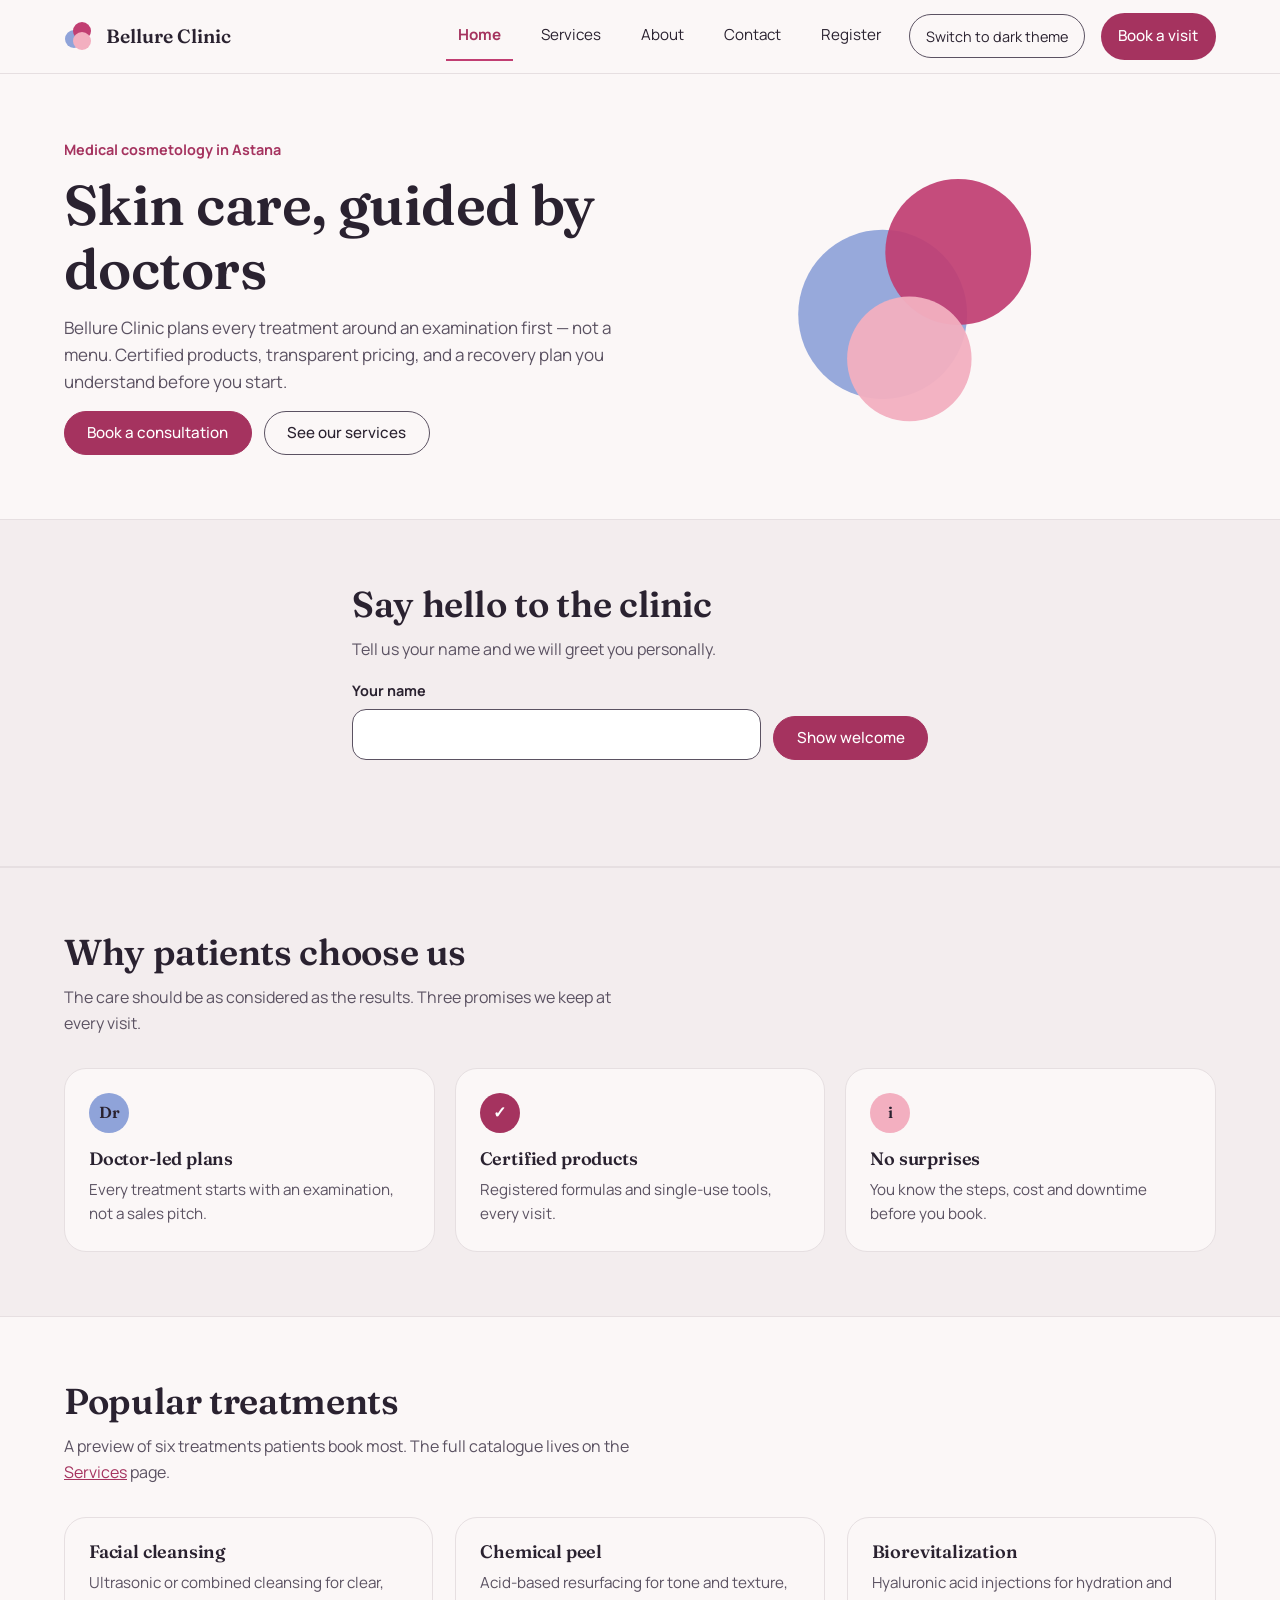
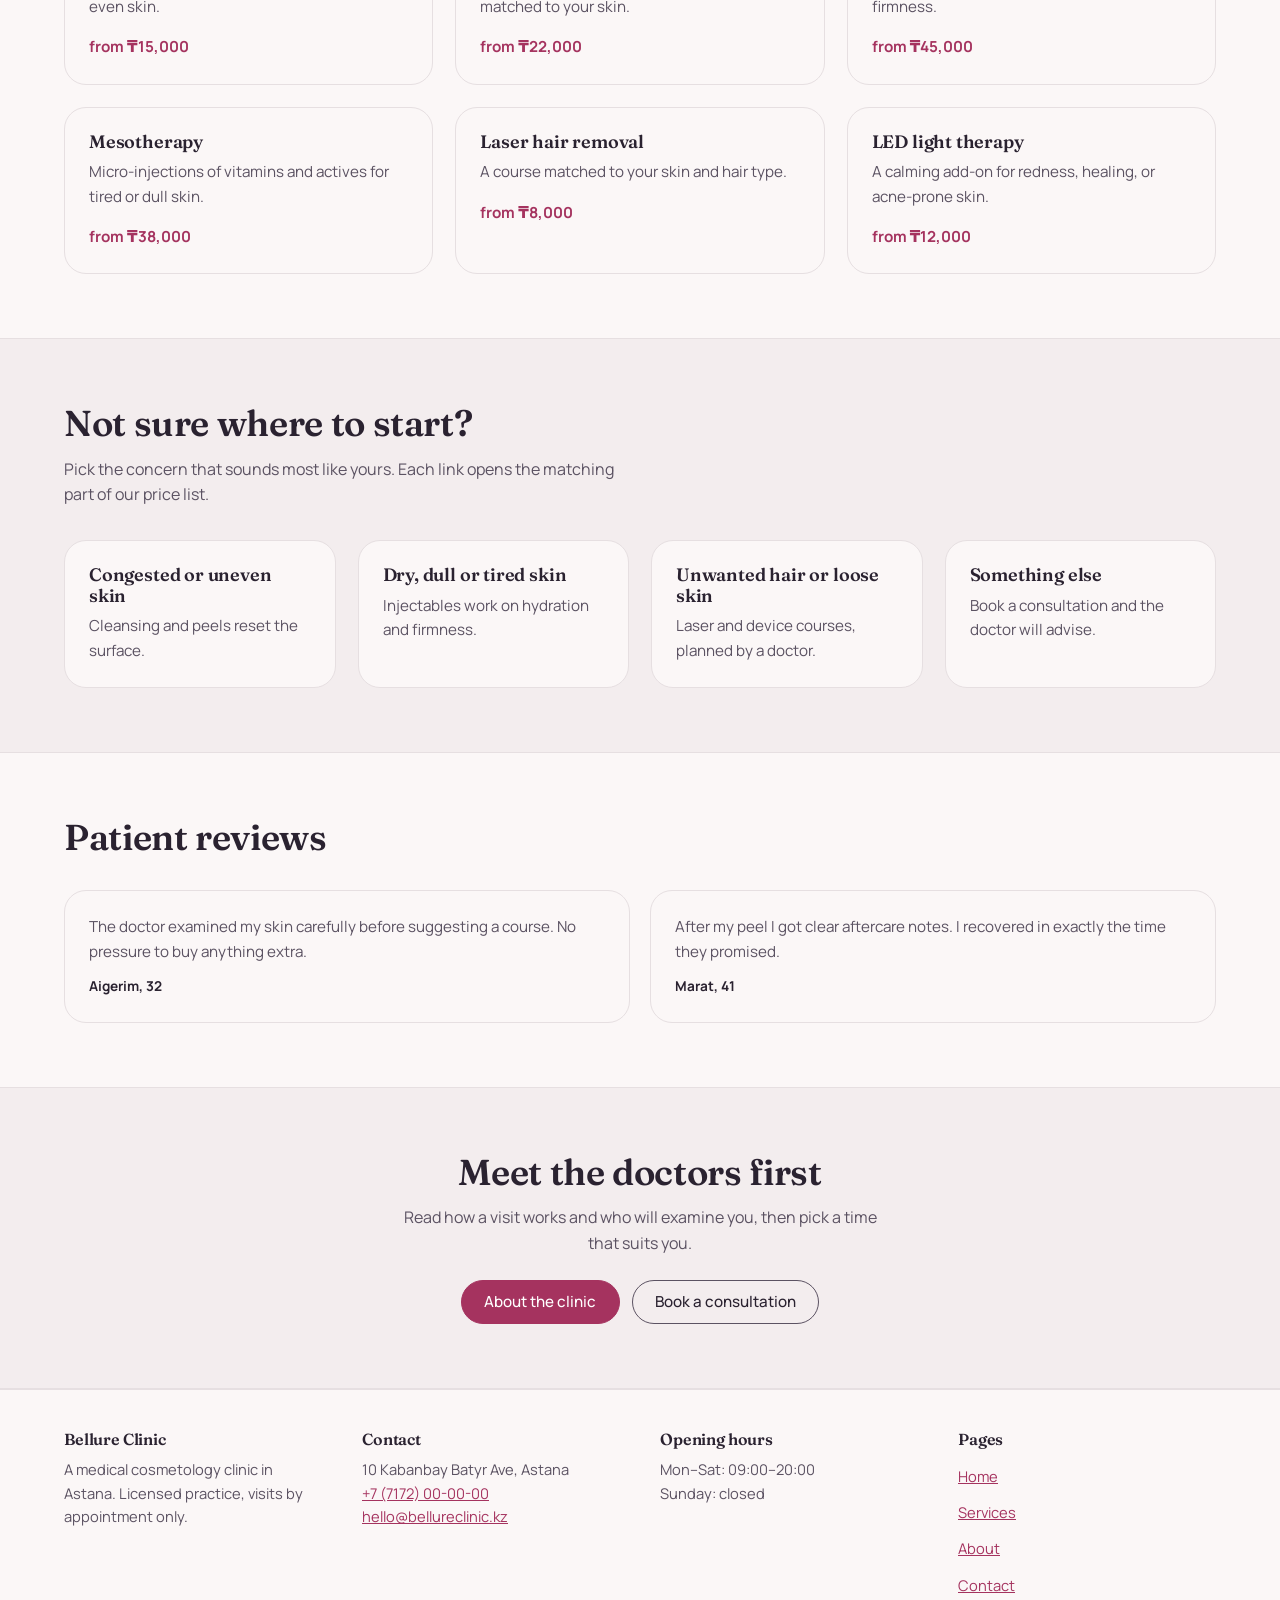
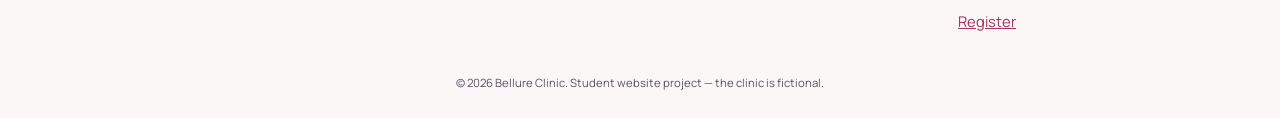
<file: index.html>
<!DOCTYPE html>
<html lang="en">
<head>
  <meta charset="UTF-8">
  <meta name="viewport" content="width=device-width, initial-scale=1.0">
  <meta name="description" content="Bellure Clinic: doctor-led medical cosmetology in Astana with certified products and transparent pricing.">
  <title>Bellure Clinic — Medical Cosmetology in Astana</title>
  <link rel="icon" href="images/logo-mark.svg" type="image/svg+xml">
  <link rel="stylesheet" href="css/style.css">
  <link rel="stylesheet" href="css/responsive.css">
  <link rel="stylesheet" href="css/features.css">
  <script src="vendor/jquery/jquery-3.7.1.min.js" defer></script>
  <script src="js/theme.js" defer></script>
  <script src="js/welcome.js" defer></script>
</head>
<body>
  <a class="skip-link" href="#main-content">Skip to main content</a>

  <header class="site-header">
    <div class="container bar">
      <a class="logo" href="index.html"><img src="images/logo-mark.svg" alt="" width="64" height="56">Bellure Clinic</a>
      <nav class="main-nav" aria-label="Main navigation">
        <ul>
          <li><a href="index.html" aria-current="page">Home</a></li>
          <li><a href="services.html">Services</a></li>
          <li><a href="about.html">About</a></li>
          <li><a href="contact.html">Contact</a></li>
          <li><a href="register.html">Register</a></li>
          <li><button type="button" class="theme-toggle" id="theme-toggle">Switch to dark theme</button></li>
          <li class="nav-cta"><a href="contact.html#booking">Book a visit</a></li>
        </ul>
      </nav>
    </div>
  </header>

  <main id="main-content">

    <section class="section" aria-labelledby="hero-title">
      <div class="container hero-layout">
        <div>
          <span class="eyebrow">Medical cosmetology in Astana</span>
          <h1 id="hero-title">Skin care, guided by doctors</h1>
          <p class="lead">Bellure Clinic plans every treatment around an examination first &mdash; not a menu. Certified products, transparent pricing, and a recovery plan you understand before you start.</p>
          <div class="btn-row">
            <a class="btn" href="contact.html#booking">Book a consultation</a>
            <a class="btn btn-outline" href="services.html">See our services</a>
          </div>
        </div>
        <div class="hero-art">
          <img src="images/hero-illustration.svg" alt="Three overlapping circles in blue, rose and blush: the Bellure Clinic mark" width="360" height="320">
        </div>
      </div>
    </section>
    <section class="section alt" id="welcome" aria-labelledby="welcome-title">
      <div class="container welcome-box">
        <h2 id="welcome-title">Say hello to the clinic</h2>
        <p>Tell us your name and we will greet you personally.</p>
        <form id="welcome-form" action="#" novalidate>
          <div class="inline-form">
            <div class="field">
              <label for="visitor-name">Your name</label>
              <input type="text" id="visitor-name" name="visitor-name" maxlength="40" autocomplete="given-name" aria-describedby="welcome-message">
            </div>
            <button type="submit" class="btn" id="welcome-button">Show welcome</button>
          </div>
        </form>
        <p class="welcome-message" id="welcome-message" role="status" aria-live="polite"></p>
      </div>
    </section>

    <section class="section alt" id="why-us" aria-labelledby="why-title">
      <div class="container">
        <div class="section-head">
          <h2 id="why-title">Why patients choose us</h2>
          <p>The care should be as considered as the results. Three promises we keep at every visit.</p>
        </div>
        <div class="card-row">
          <article class="card">
            <div class="dot dot-blue" aria-hidden="true">Dr</div>
            <h3>Doctor-led plans</h3>
            <p>Every treatment starts with an examination, not a sales pitch.</p>
          </article>
          <article class="card">
            <div class="dot dot-rose" aria-hidden="true">&#10003;</div>
            <h3>Certified products</h3>
            <p>Registered formulas and single-use tools, every visit.</p>
          </article>
          <article class="card">
            <div class="dot dot-blush" aria-hidden="true">i</div>
            <h3>No surprises</h3>
            <p>You know the steps, cost and downtime before you book.</p>
          </article>
        </div>
      </div>
    </section>

    <section class="section" id="popular" aria-labelledby="popular-title">
      <div class="container">
        <div class="section-head">
          <h2 id="popular-title">Popular treatments</h2>
          <p>A preview of six treatments patients book most. The full catalogue lives on the <a href="services.html">Services</a> page.</p>
        </div>
        <div class="grid grid-6">
          <article class="card">
            <h3>Facial cleansing</h3>
            <p>Ultrasonic or combined cleansing for clear, even skin.</p>
            <p class="price">from &#8376;15,000</p>
          </article>
          <article class="card">
            <h3>Chemical peel</h3>
            <p>Acid-based resurfacing for tone and texture, matched to your skin.</p>
            <p class="price">from &#8376;22,000</p>
          </article>
          <article class="card">
            <h3>Biorevitalization</h3>
            <p>Hyaluronic acid injections for hydration and firmness.</p>
            <p class="price">from &#8376;45,000</p>
          </article>
          <article class="card">
            <h3>Mesotherapy</h3>
            <p>Micro-injections of vitamins and actives for tired or dull skin.</p>
            <p class="price">from &#8376;38,000</p>
          </article>
          <article class="card">
            <h3>Laser hair removal</h3>
            <p>A course matched to your skin and hair type.</p>
            <p class="price">from &#8376;8,000</p>
          </article>
          <article class="card">
            <h3>LED light therapy</h3>
            <p>A calming add-on for redness, healing, or acne-prone skin.</p>
            <p class="price">from &#8376;12,000</p>
          </article>
        </div>
      </div>
    </section>

    <section class="section alt" id="concerns" aria-labelledby="concerns-title">
      <div class="container">
        <div class="section-head">
          <h2 id="concerns-title">Not sure where to start?</h2>
          <p>Pick the concern that sounds most like yours. Each link opens the matching part of our price list.</p>
        </div>
        <div class="grid grid-4">
          <article>
            <a class="card card-link" href="services.html#cleansing">
              <h3>Congested or uneven skin</h3>
              <p>Cleansing and peels reset the surface.</p>
            </a>
          </article>
          <article>
            <a class="card card-link" href="services.html#injectables">
              <h3>Dry, dull or tired skin</h3>
              <p>Injectables work on hydration and firmness.</p>
            </a>
          </article>
          <article>
            <a class="card card-link" href="services.html#devices">
              <h3>Unwanted hair or loose skin</h3>
              <p>Laser and device courses, planned by a doctor.</p>
            </a>
          </article>
          <article>
            <a class="card card-link" href="contact.html#booking">
              <h3>Something else</h3>
              <p>Book a consultation and the doctor will advise.</p>
            </a>
          </article>
        </div>
      </div>
    </section>

    <section class="section" id="reviews" aria-labelledby="reviews-title">
      <div class="container">
        <div class="section-head">
          <h2 id="reviews-title">Patient reviews</h2>
        </div>
        <div class="card-row">
          <figure class="card review">
            <blockquote>
              <p>The doctor examined my skin carefully before suggesting a course. No pressure to buy anything extra.</p>
            </blockquote>
            <figcaption>Aigerim, 32</figcaption>
          </figure>
          <figure class="card review">
            <blockquote>
              <p>After my peel I got clear aftercare notes. I recovered in exactly the time they promised.</p>
            </blockquote>
            <figcaption>Marat, 41</figcaption>
          </figure>
        </div>
      </div>
    </section>

    <section class="section alt cta-band" aria-labelledby="cta-title">
      <div class="container">
        <h2 id="cta-title">Meet the doctors first</h2>
        <p>Read how a visit works and who will examine you, then pick a time that suits you.</p>
        <div class="btn-row btn-row-center">
          <a class="btn" href="about.html">About the clinic</a>
          <a class="btn btn-outline" href="contact.html#booking">Book a consultation</a>
        </div>
      </div>
    </section>

  </main>

  <footer class="site-footer">
    <div class="container">
      <div class="footer-cols">
        <section>
          <h2>Bellure Clinic</h2>
          <p>A medical cosmetology clinic in Astana. Licensed practice, visits by appointment only.</p>
        </section>
        <section>
          <h2>Contact</h2>
          <address>10 Kabanbay Batyr Ave, Astana<br><a href="tel:+77172000000">+7 (7172) 00-00-00</a><br><a href="mailto:hello@bellureclinic.kz">hello@bellureclinic.kz</a></address>
        </section>
        <section>
          <h2>Opening hours</h2>
          <p>Mon&ndash;Sat: 09:00&ndash;20:00<br>Sunday: closed</p>
        </section>
        <section>
          <h2>Pages</h2>
          <ul class="footer-links">
            <li><a href="index.html">Home</a></li>
            <li><a href="services.html">Services</a></li>
            <li><a href="about.html">About</a></li>
            <li><a href="contact.html">Contact</a></li>
            <li><a href="register.html">Register</a></li>
          </ul>
        </section>
      </div>
      <p class="copy"><small>&copy; 2026 Bellure Clinic. Student website project &mdash; the clinic is fictional.</small></p>
    </div>
  </footer>
</body>
</html>
</file>
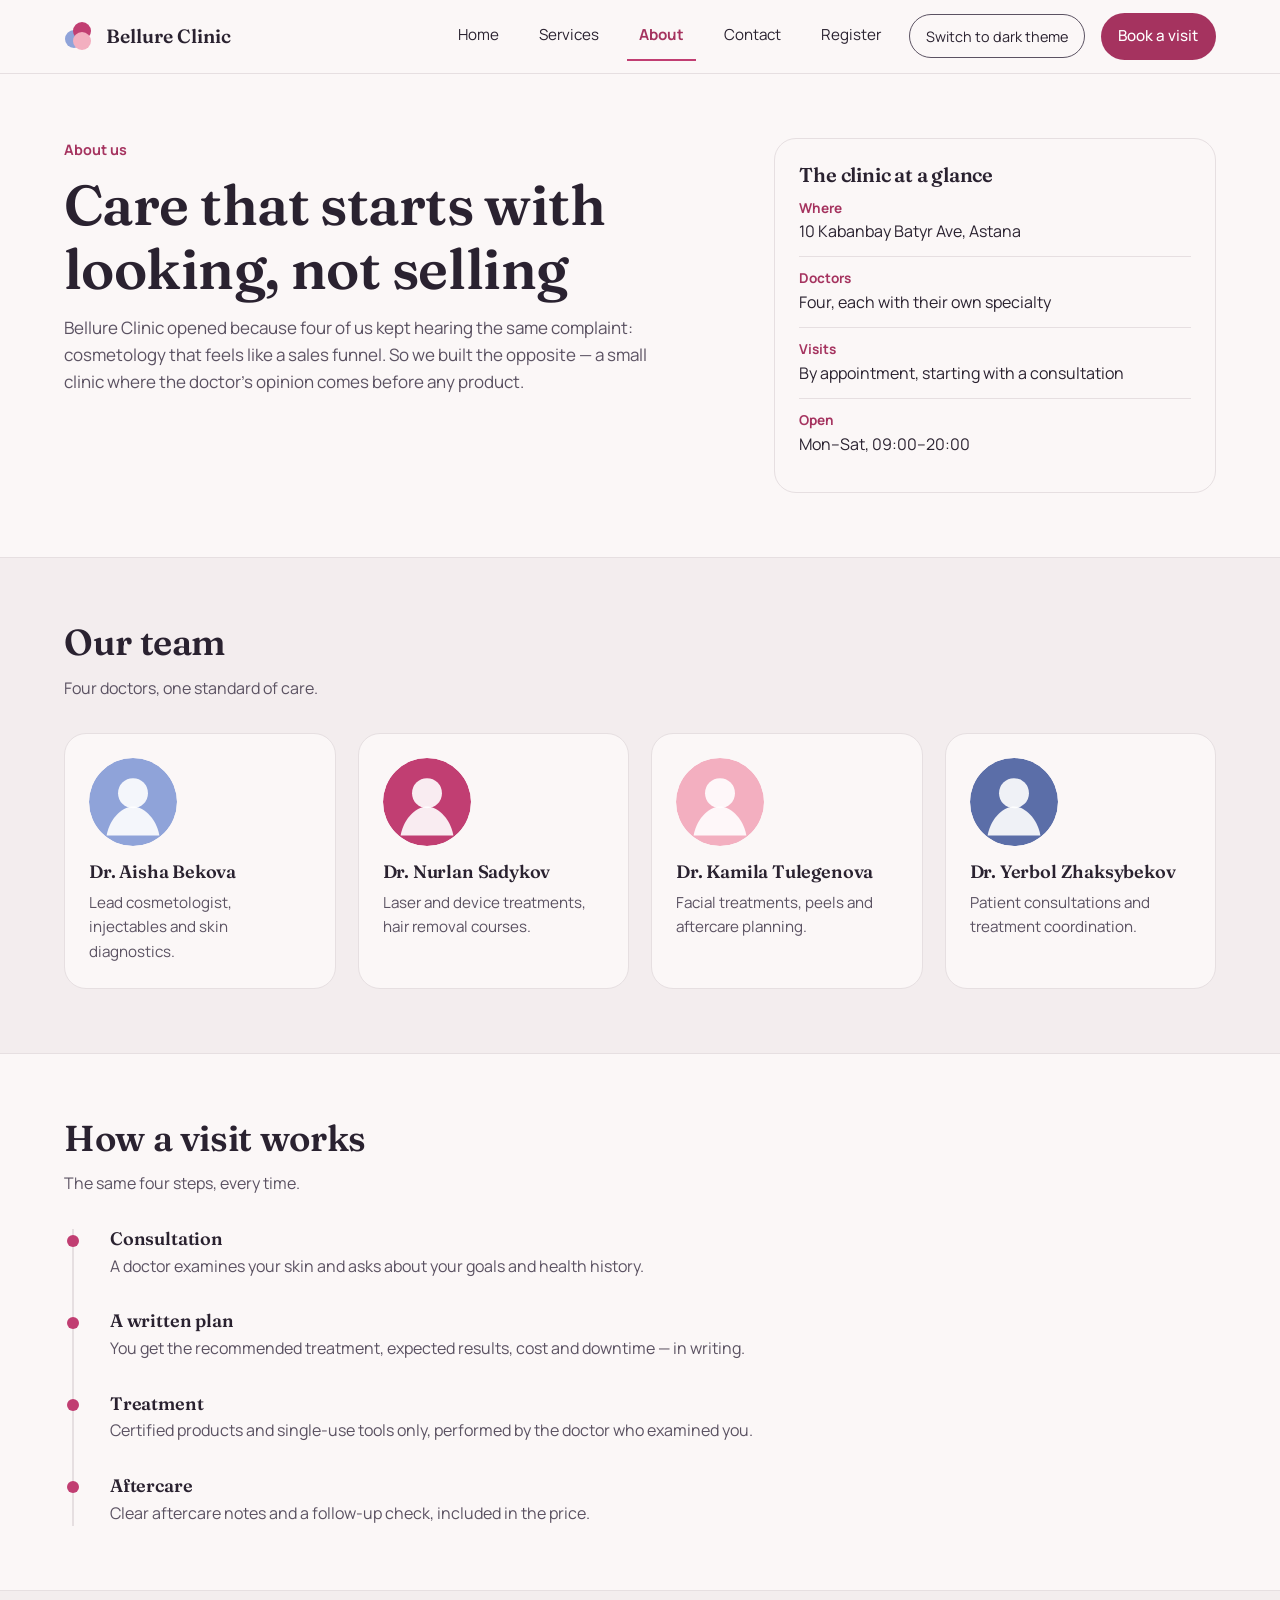
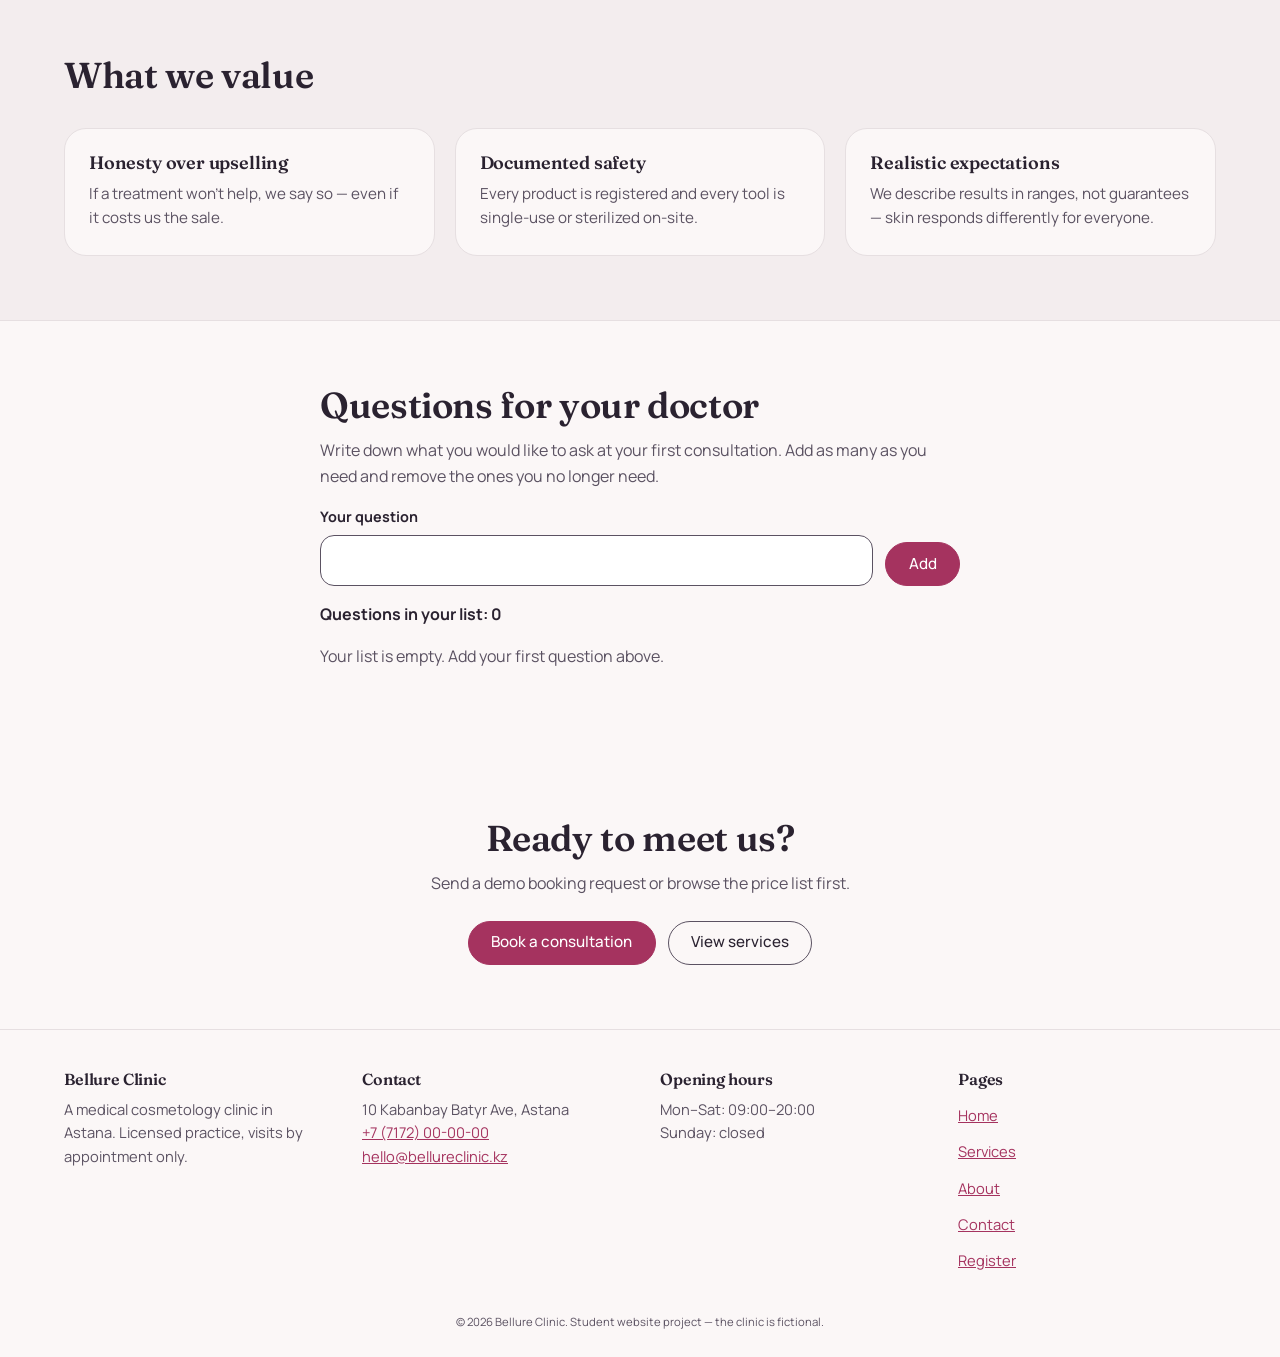
<file: about.html>
<!DOCTYPE html>
<html lang="en">
<head>
  <meta charset="UTF-8">
  <meta name="viewport" content="width=device-width, initial-scale=1.0">
  <meta name="description" content="About Bellure Clinic: our story, our doctors, and how every visit is planned.">
  <title>About & Our Team — Bellure Clinic</title>
  <link rel="icon" href="images/logo-mark.svg" type="image/svg+xml">
  <link rel="stylesheet" href="css/style.css">
  <link rel="stylesheet" href="css/responsive.css">
  <link rel="stylesheet" href="css/features.css">
  <script src="vendor/jquery/jquery-3.7.1.min.js" defer></script>
  <script src="js/theme.js" defer></script>
  <script src="js/questions.js" defer></script>
</head>
<body>
  <a class="skip-link" href="#main-content">Skip to main content</a>

  <header class="site-header">
    <div class="container bar">
      <a class="logo" href="index.html"><img src="images/logo-mark.svg" alt="" width="64" height="56">Bellure Clinic</a>
      <nav class="main-nav" aria-label="Main navigation">
        <ul>
          <li><a href="index.html">Home</a></li>
          <li><a href="services.html">Services</a></li>
          <li><a href="about.html" aria-current="page">About</a></li>
          <li><a href="contact.html">Contact</a></li>
          <li><a href="register.html">Register</a></li>
          <li><button type="button" class="theme-toggle" id="theme-toggle">Switch to dark theme</button></li>
          <li class="nav-cta"><a href="contact.html#booking">Book a visit</a></li>
        </ul>
      </nav>
    </div>
  </header>

  <main id="main-content">

    <section class="section" aria-labelledby="about-title">
      <div class="container grid grid-intro">
        <div>
          <span class="eyebrow">About us</span>
          <h1 id="about-title">Care that starts with looking, not selling</h1>
          <p class="lead">Bellure Clinic opened because four of us kept hearing the same complaint: cosmetology that feels like a sales funnel. So we built the opposite &mdash; a small clinic where the doctor&rsquo;s opinion comes before any product.</p>
        </div>
        <aside class="card" aria-labelledby="glance-title">
          <h2 id="glance-title" class="card-title">The clinic at a glance</h2>
          <dl class="glance">
            <div><dt>Where</dt><dd>10 Kabanbay Batyr Ave, Astana</dd></div>
            <div><dt>Doctors</dt><dd>Four, each with their own specialty</dd></div>
            <div><dt>Visits</dt><dd>By appointment, starting with a consultation</dd></div>
            <div><dt>Open</dt><dd>Mon&ndash;Sat, 09:00&ndash;20:00</dd></div>
          </dl>
        </aside>
      </div>
    </section>

    <section class="section alt" id="team" aria-labelledby="team-title">
      <div class="container">
        <div class="section-head"><h2 id="team-title">Our team</h2><p>Four doctors, one standard of care.</p></div>
        <div class="grid grid-4">
          <article class="card team-card">
            <img src="images/team-1.svg" alt="Portrait illustration of Dr. Aisha Bekova" width="100" height="100">
            <h3>Dr. Aisha Bekova</h3>
            <p>Lead cosmetologist, injectables and skin diagnostics.</p>
          </article>
          <article class="card team-card">
            <img src="images/team-2.svg" alt="Portrait illustration of Dr. Nurlan Sadykov" width="100" height="100">
            <h3>Dr. Nurlan Sadykov</h3>
            <p>Laser and device treatments, hair removal courses.</p>
          </article>
          <article class="card team-card">
            <img src="images/team-3.svg" alt="Portrait illustration of Dr. Kamila Tulegenova" width="100" height="100">
            <h3>Dr. Kamila Tulegenova</h3>
            <p>Facial treatments, peels and aftercare planning.</p>
          </article>
          <article class="card team-card">
            <img src="images/team-4.svg" alt="Portrait illustration of Dr. Yerbol Zhaksybekov" width="100" height="100">
            <h3>Dr. Yerbol Zhaksybekov</h3>
            <p>Patient consultations and treatment coordination.</p>
          </article>
        </div>
      </div>
    </section>

    <section class="section" id="visit" aria-labelledby="visit-title">
      <div class="container">
        <div class="section-head"><h2 id="visit-title">How a visit works</h2><p>The same four steps, every time.</p></div>
        <ol class="timeline">
          <li><h3>Consultation</h3><p>A doctor examines your skin and asks about your goals and health history.</p></li>
          <li><h3>A written plan</h3><p>You get the recommended treatment, expected results, cost and downtime &mdash; in writing.</p></li>
          <li><h3>Treatment</h3><p>Certified products and single-use tools only, performed by the doctor who examined you.</p></li>
          <li><h3>Aftercare</h3><p>Clear aftercare notes and a follow-up check, included in the price.</p></li>
        </ol>
      </div>
    </section>

    <section class="section alt" id="values" aria-labelledby="values-title">
      <div class="container">
        <div class="section-head"><h2 id="values-title">What we value</h2></div>
        <div class="card-row">
          <article class="card">
            <h3>Honesty over upselling</h3>
            <p>If a treatment won&rsquo;t help, we say so &mdash; even if it costs us the sale.</p>
          </article>
          <article class="card">
            <h3>Documented safety</h3>
            <p>Every product is registered and every tool is single-use or sterilized on-site.</p>
          </article>
          <article class="card">
            <h3>Realistic expectations</h3>
            <p>We describe results in ranges, not guarantees &mdash; skin responds differently for everyone.</p>
          </article>
        </div>
      </div>
    </section>
    <section class="section" id="questions" aria-labelledby="questions-title">
      <div class="container list-box">
        <h2 id="questions-title">Questions for your doctor</h2>
        <p>Write down what you would like to ask at your first consultation. Add as many as you need and remove the ones you no longer need.</p>
        <form id="question-form" action="#" novalidate>
          <div class="inline-form">
            <div class="field">
              <label for="question-input">Your question</label>
              <input type="text" id="question-input" name="question" maxlength="100" autocomplete="off" aria-describedby="question-error">
            </div>
            <button type="submit" class="btn">Add</button>
          </div>
          <p class="field-error" id="question-error" role="alert" style="display:none"></p>
        </form>
        <p class="list-count" id="list-count" role="status" aria-live="polite">Questions in your list: 0</p>
        <p class="list-empty" id="list-empty">Your list is empty. Add your first question above.</p>
        <ul class="question-list" id="question-list" aria-label="Your questions for the doctor"></ul>
      </div>
    </section>

    <section class="section cta-band" aria-labelledby="cta-title">
      <div class="container">
        <h2 id="cta-title">Ready to meet us?</h2>
        <p>Send a demo booking request or browse the price list first.</p>
        <div class="btn-row btn-row-center">
          <a class="btn" href="contact.html#booking">Book a consultation</a>
          <a class="btn btn-outline" href="services.html">View services</a>
        </div>
      </div>
    </section>

  </main>

  <footer class="site-footer">
    <div class="container">
      <div class="footer-cols">
        <section>
          <h2>Bellure Clinic</h2>
          <p>A medical cosmetology clinic in Astana. Licensed practice, visits by appointment only.</p>
        </section>
        <section>
          <h2>Contact</h2>
          <address>10 Kabanbay Batyr Ave, Astana<br><a href="tel:+77172000000">+7 (7172) 00-00-00</a><br><a href="mailto:hello@bellureclinic.kz">hello@bellureclinic.kz</a></address>
        </section>
        <section>
          <h2>Opening hours</h2>
          <p>Mon&ndash;Sat: 09:00&ndash;20:00<br>Sunday: closed</p>
        </section>
        <section>
          <h2>Pages</h2>
          <ul class="footer-links">
            <li><a href="index.html">Home</a></li>
            <li><a href="services.html">Services</a></li>
            <li><a href="about.html">About</a></li>
            <li><a href="contact.html">Contact</a></li>
            <li><a href="register.html">Register</a></li>
          </ul>
        </section>
      </div>
      <p class="copy"><small>&copy; 2026 Bellure Clinic. Student website project &mdash; the clinic is fictional.</small></p>
    </div>
  </footer>
</body>
</html>
</file>
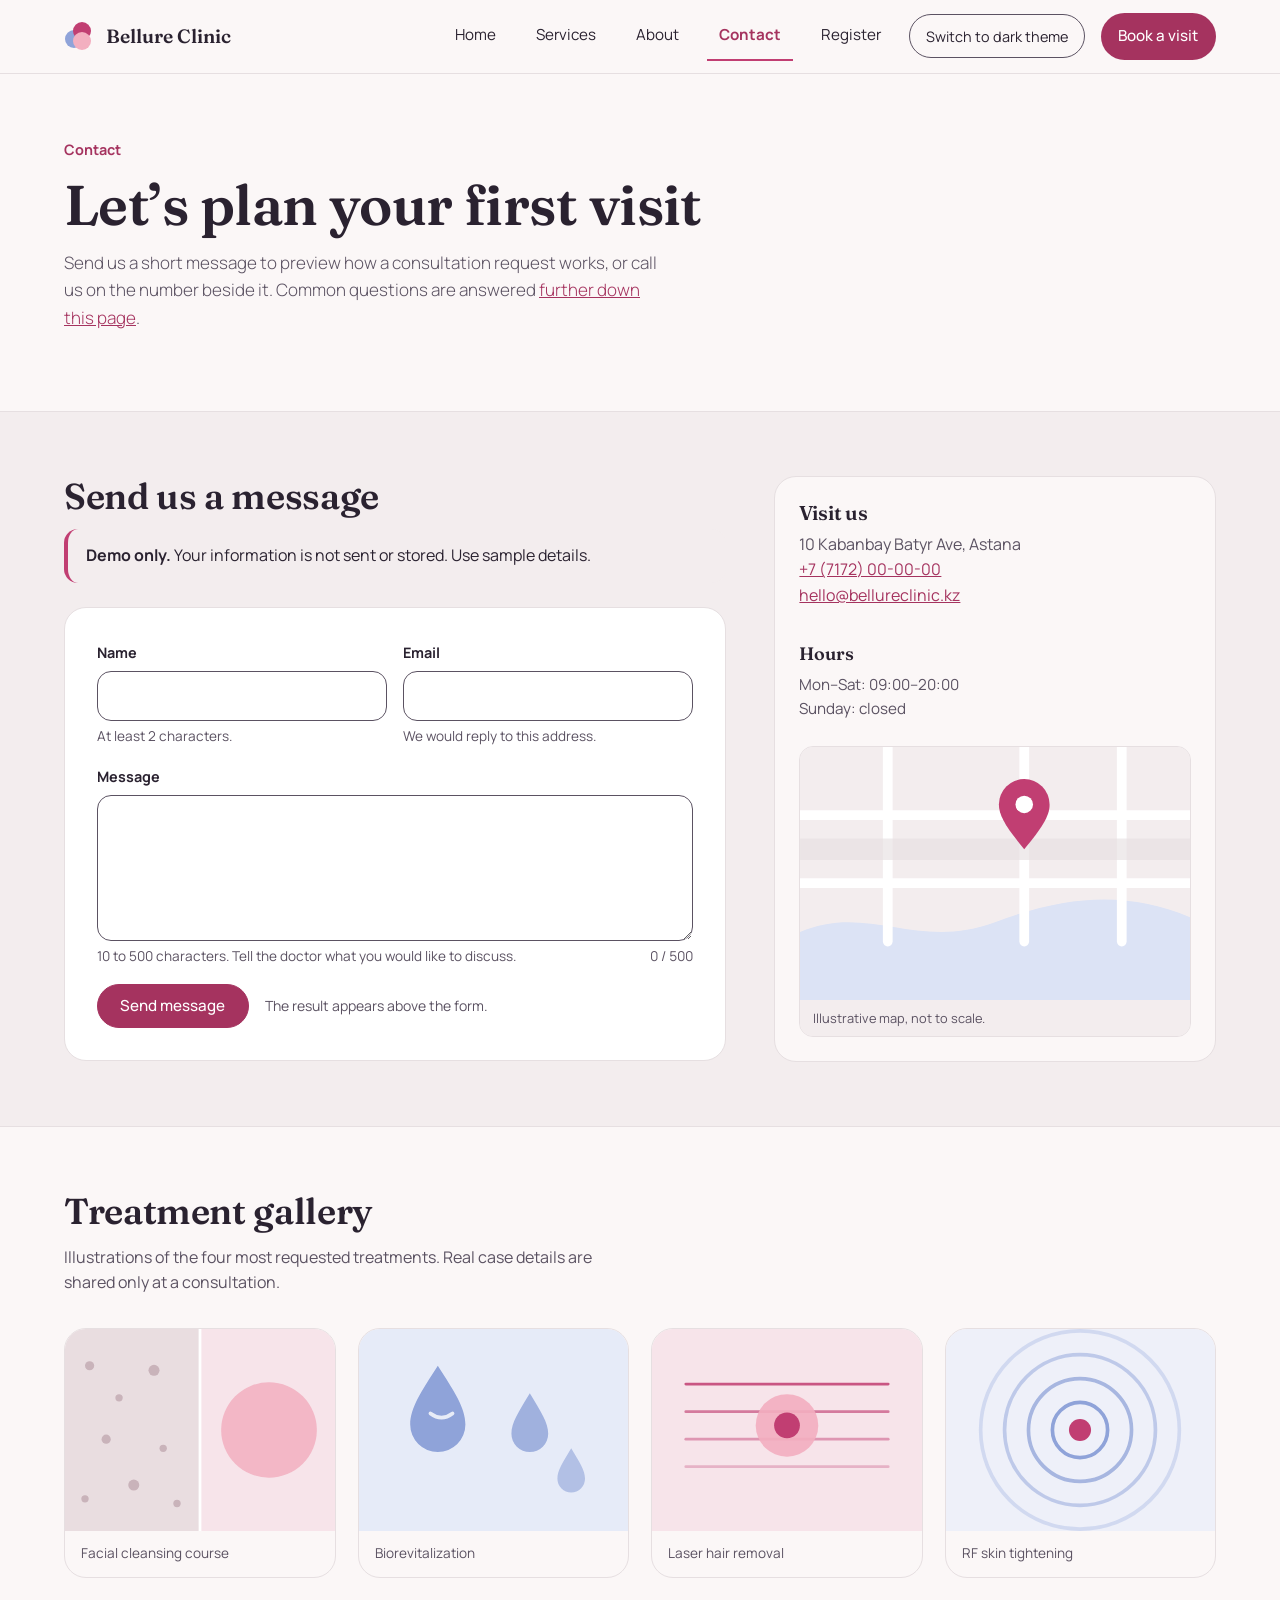
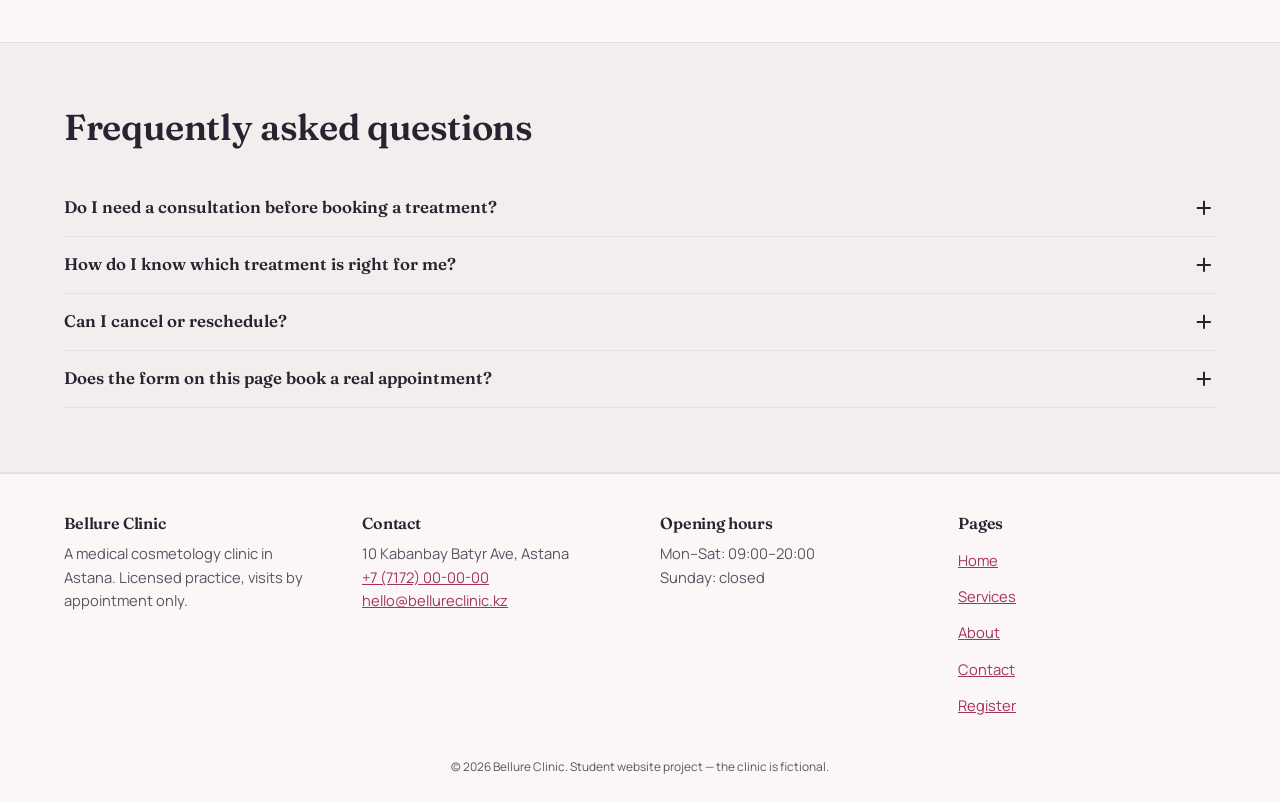
<file: contact.html>
<!DOCTYPE html>
<html lang="en">
<head>
  <meta charset="UTF-8">
  <meta name="viewport" content="width=device-width, initial-scale=1.0">
  <meta name="description" content="Request a demo consultation at Bellure Clinic, find our address and opening hours, and read frequently asked questions.">
  <title>Contact & Booking — Bellure Clinic</title>
  <link rel="icon" href="images/logo-mark.svg" type="image/svg+xml">
  <link rel="stylesheet" href="vendor/bootstrap/bootstrap.min.css">
  <link rel="stylesheet" href="css/style.css">
  <link rel="stylesheet" href="css/responsive.css">
  <link rel="stylesheet" href="css/forms.css">
  <link rel="stylesheet" href="css/features.css">
  <script src="vendor/jquery/jquery-3.7.1.min.js" defer></script>
  <script src="js/theme.js" defer></script>
  <script src="js/faq.js" defer></script>
  <script src="js/forms.js" defer></script>
  <script src="js/shortlist-note.js" defer></script>
</head>
<body>
  <a class="skip-link" href="#main-content">Skip to main content</a>

  <header class="site-header">
    <div class="container bar">
      <a class="logo" href="index.html"><img src="images/logo-mark.svg" alt="" width="64" height="56">Bellure Clinic</a>
      <nav class="main-nav" aria-label="Main navigation">
        <ul>
          <li><a href="index.html">Home</a></li>
          <li><a href="services.html">Services</a></li>
          <li><a href="about.html">About</a></li>
          <li><a href="contact.html" aria-current="page">Contact</a></li>
          <li><a href="register.html">Register</a></li>
          <li><button type="button" class="theme-toggle" id="theme-toggle">Switch to dark theme</button></li>
          <li class="nav-cta"><a href="contact.html#booking">Book a visit</a></li>
        </ul>
      </nav>
    </div>
  </header>

  <main id="main-content">

    <section class="section" aria-labelledby="contact-title">
      <div class="container">
        <span class="eyebrow">Contact</span>
        <h1 id="contact-title">Let&rsquo;s plan your first visit</h1>
        <p class="lead">Send us a short message to preview how a consultation request works, or call us on the number beside it. Common questions are answered <a href="#faq">further down this page</a>.</p>
      </div>
    </section>

    <section class="section alt" id="booking" aria-labelledby="booking-title">
      <div class="container grid grid-form">
        <div>
          <h2 id="booking-title">Send us a message</h2>
          <p class="demo-note" id="demo-note"><strong>Demo only.</strong> Your information is not sent or stored. Use sample details.</p>

          <p class="shortlist-note" id="shortlist-note" style="display:none">Your treatment shortlist: <strong id="shortlist-note-list"></strong>. Mention these in your message.</p>

          <div class="alert alert-success d-none" role="status" tabindex="-1" data-success>
            <h3 class="alert-heading">Message checked</h3>
            <p>Thank you, <span data-greet-slot></span>. This is a demonstration &mdash; nothing was sent.</p>
          </div>

          <form id="contact-form" class="form-card" action="#" method="post" novalidate data-validate aria-describedby="demo-note">
            <div class="row g-3">
              <div class="col-12 col-md-6">
                <label for="contact-name" class="form-label">Name</label>
                <input type="text" class="form-control" id="contact-name" name="name"
                       required minlength="2" autocomplete="name" aria-describedby="contact-name-help"
                       data-greet
                       data-msg-missing="Please enter your name."
                       data-msg-short="Your name needs at least 2 characters.">
                <div id="contact-name-help" class="form-text">At least 2 characters.</div>
                <div class="valid-feedback">Looks good.</div>
                <div class="invalid-feedback"></div>
              </div>

              <div class="col-12 col-md-6">
                <label for="contact-email" class="form-label">Email</label>
                <input type="email" class="form-control" id="contact-email" name="email"
                       required autocomplete="email" aria-describedby="contact-email-help"
                       data-msg-missing="Please enter your email address."
                       data-msg-type="Enter an email address like name@example.com.">
                <div id="contact-email-help" class="form-text">We would reply to this address.</div>
                <div class="valid-feedback">Looks good.</div>
                <div class="invalid-feedback"></div>
              </div>

              <div class="col-12">
                <label for="contact-message" class="form-label">Message</label>
                <textarea class="form-control" id="contact-message" name="message" rows="5"
                          required minlength="10" maxlength="500" aria-describedby="contact-message-help"
                          data-msg-missing="Please write a message."
                          data-msg-short="Your message needs at least 10 characters."
                          data-msg-long="Your message can have at most 500 characters."></textarea>
                <div id="contact-message-help" class="form-text d-flex justify-content-between gap-3">
                  <span>10 to 500 characters. Tell the doctor what you would like to discuss.</span>
                  <span class="char-count" data-count-for="contact-message" aria-hidden="true">0 / 500</span>
                </div>
                <div class="valid-feedback">Looks good.</div>
                <div class="invalid-feedback"></div>
              </div>

              <div class="col-12 d-flex flex-wrap align-items-center gap-3">
                <button class="btn" type="submit">Send message</button>
                <p class="mb-0 small">The result appears above the form.</p>
              </div>
            </div>
          </form>
        </div>

        <aside class="card" aria-labelledby="visit-us-title">
          <h2 id="visit-us-title" class="card-title">Visit us</h2>
          <address>10 Kabanbay Batyr Ave, Astana<br><a href="tel:+77172000000">+7 (7172) 00-00-00</a><br><a href="mailto:hello@bellureclinic.kz">hello@bellureclinic.kz</a></address>
          <h3 class="mt-md">Hours</h3>
          <p>Mon&ndash;Sat: 09:00&ndash;20:00<br>Sunday: closed</p>
          <figure class="map-frame">
            <img src="images/map.svg" alt="Simplified illustrated map with a rose pin marking the clinic near Kabanbay Batyr Avenue" width="400" height="260">
            <figcaption>Illustrative map, not to scale.</figcaption>
          </figure>
        </aside>
      </div>
    </section>

    <section class="section" id="gallery" aria-labelledby="gallery-title">
      <div class="container">
        <div class="section-head"><h2 id="gallery-title">Treatment gallery</h2><p>Illustrations of the four most requested treatments. Real case details are shared only at a consultation.</p></div>
        <div class="grid grid-4">
          <figure class="gallery-item">
            <img src="images/gallery-1.svg" alt="Abstract illustration: a textured half beside a smooth half, representing cleansing" width="300" height="220">
            <figcaption>Facial cleansing course</figcaption>
          </figure>
          <figure class="gallery-item">
            <img src="images/gallery-2.svg" alt="Abstract illustration of three blue droplets of different sizes" width="300" height="220">
            <figcaption>Biorevitalization</figcaption>
          </figure>
          <figure class="gallery-item">
            <img src="images/gallery-3.svg" alt="Abstract illustration of parallel rose lines passing a glowing circle" width="300" height="220">
            <figcaption>Laser hair removal</figcaption>
          </figure>
          <figure class="gallery-item">
            <img src="images/gallery-4.svg" alt="Abstract illustration of concentric blue rings spreading from a rose centre" width="300" height="220">
            <figcaption>RF skin tightening</figcaption>
          </figure>
        </div>
      </div>
    </section>

    <section class="section alt" id="faq" aria-labelledby="faq-title">
      <div class="container">
        <div class="section-head"><h2 id="faq-title">Frequently asked questions</h2></div>
        <div class="faq">
          <div class="faq-item">
            <h3><button type="button" class="faq-button" id="faq-q1" aria-expanded="false" aria-controls="faq-a1"><span>Do I need a consultation before booking a treatment?</span><span class="faq-icon" aria-hidden="true"></span></button></h3>
            <div class="faq-answer" id="faq-a1" role="region" aria-labelledby="faq-q1" >
              <p>Yes &mdash; every first visit starts with a doctor&rsquo;s examination, even for simple treatments like cleansing.</p>
            </div>
          </div>
          <div class="faq-item">
            <h3><button type="button" class="faq-button" id="faq-q2" aria-expanded="false" aria-controls="faq-a2"><span>How do I know which treatment is right for me?</span><span class="faq-icon" aria-hidden="true"></span></button></h3>
            <div class="faq-answer" id="faq-a2" role="region" aria-labelledby="faq-q2" >
              <p>The doctor recommends a plan after examining your skin. You are never asked to decide from a menu alone.</p>
            </div>
          </div>
          <div class="faq-item">
            <h3><button type="button" class="faq-button" id="faq-q3" aria-expanded="false" aria-controls="faq-a3"><span>Can I cancel or reschedule?</span><span class="faq-icon" aria-hidden="true"></span></button></h3>
            <div class="faq-answer" id="faq-a3" role="region" aria-labelledby="faq-q3" >
              <p>Yes, free of charge up to 24 hours before your appointment.</p>
            </div>
          </div>
          <div class="faq-item">
            <h3><button type="button" class="faq-button" id="faq-q4" aria-expanded="false" aria-controls="faq-a4"><span>Does the form on this page book a real appointment?</span><span class="faq-icon" aria-hidden="true"></span></button></h3>
            <div class="faq-answer" id="faq-a4" role="region" aria-labelledby="faq-q4" >
              <p>No. This website is a static demonstration, so the form only checks your entries in your browser. To arrange a real visit, use the phone number or email address on this page.</p>
            </div>
          </div>
        </div>
      </div>
    </section>

  </main>

  <footer class="site-footer">
    <div class="container">
      <div class="footer-cols">
        <section>
          <h2>Bellure Clinic</h2>
          <p>A medical cosmetology clinic in Astana. Licensed practice, visits by appointment only.</p>
        </section>
        <section>
          <h2>Contact</h2>
          <address>10 Kabanbay Batyr Ave, Astana<br><a href="tel:+77172000000">+7 (7172) 00-00-00</a><br><a href="mailto:hello@bellureclinic.kz">hello@bellureclinic.kz</a></address>
        </section>
        <section>
          <h2>Opening hours</h2>
          <p>Mon&ndash;Sat: 09:00&ndash;20:00<br>Sunday: closed</p>
        </section>
        <section>
          <h2>Pages</h2>
          <ul class="footer-links">
            <li><a href="index.html">Home</a></li>
            <li><a href="services.html">Services</a></li>
            <li><a href="about.html">About</a></li>
            <li><a href="contact.html">Contact</a></li>
            <li><a href="register.html">Register</a></li>
          </ul>
        </section>
      </div>
      <p class="copy"><small>&copy; 2026 Bellure Clinic. Student website project &mdash; the clinic is fictional.</small></p>
    </div>
  </footer>
</body>
</html>
</file>
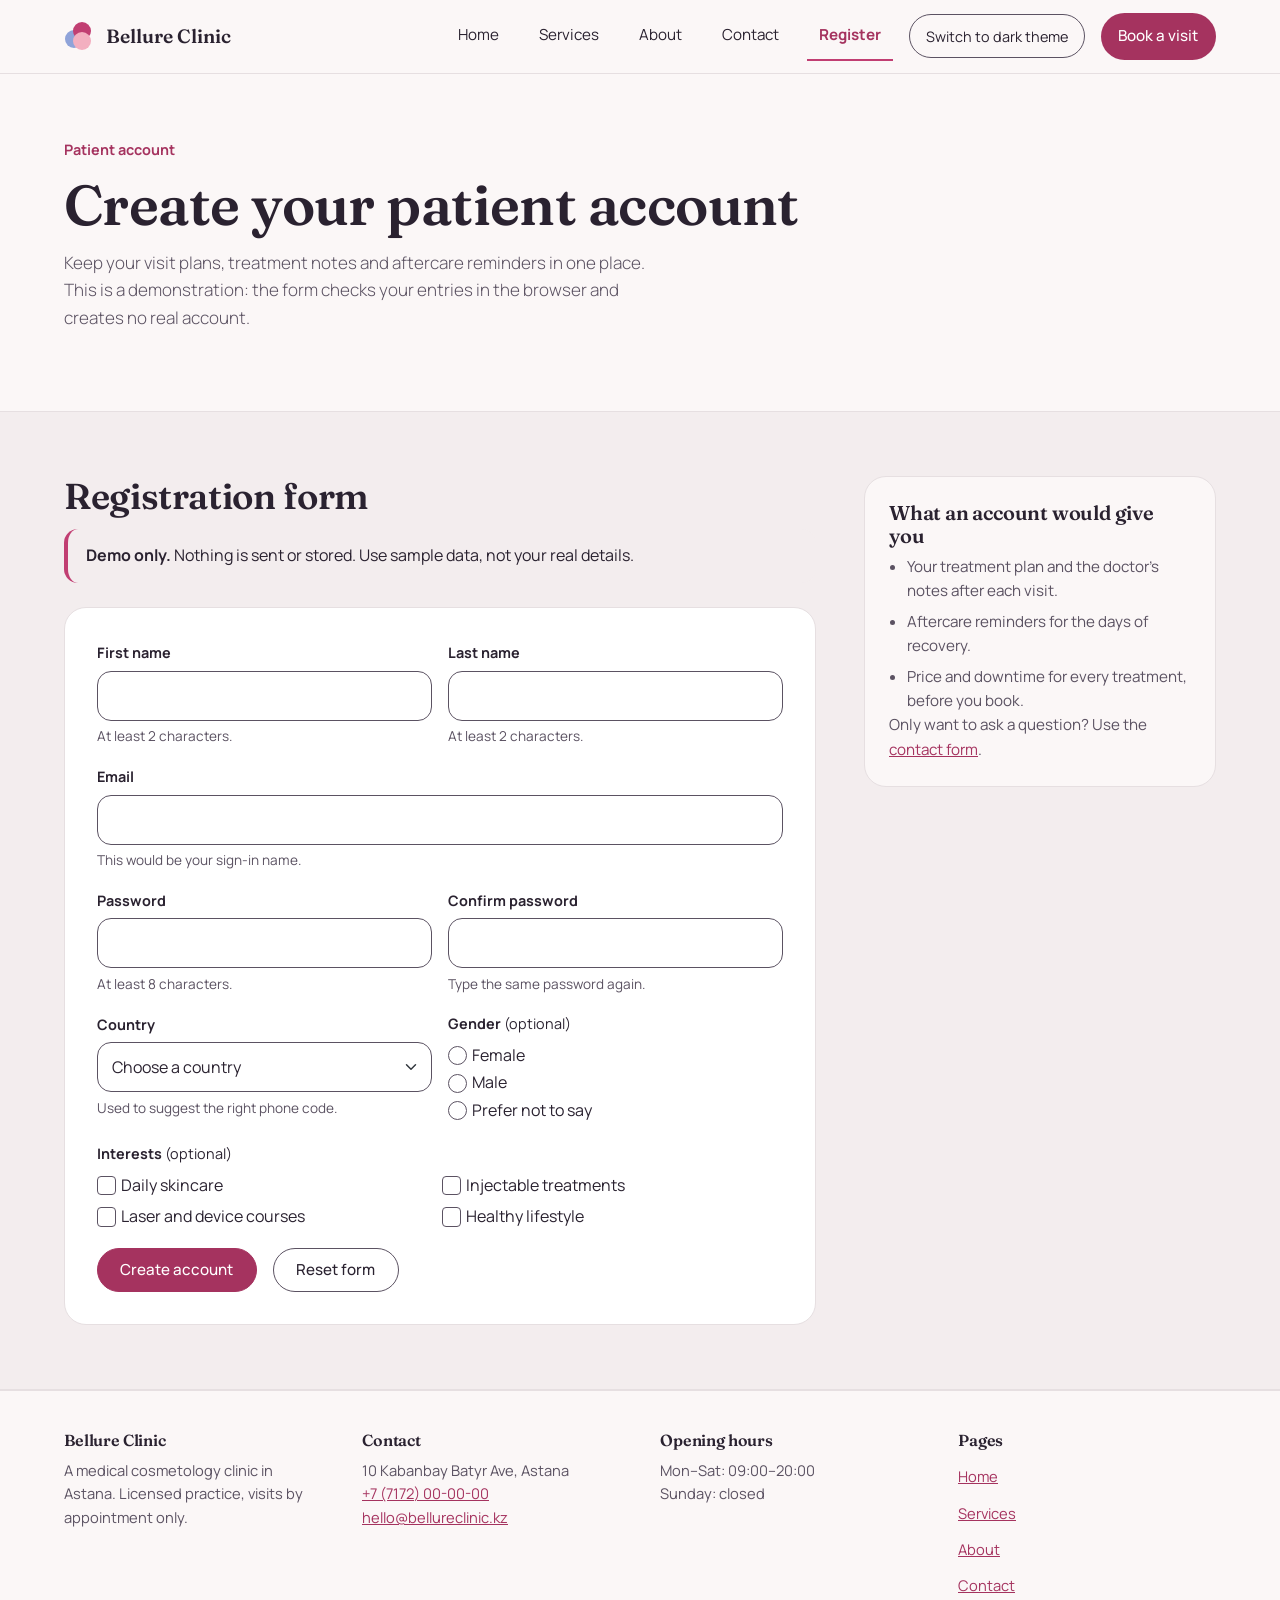
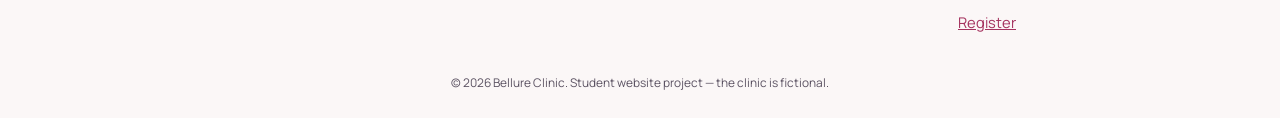
<file: register.html>
<!DOCTYPE html>
<html lang="en">
<head>
  <meta charset="UTF-8">
  <meta name="viewport" content="width=device-width, initial-scale=1.0">
  <meta name="description" content="Create a demonstration patient account at Bellure Clinic. The registration form checks every entry in your browser and sends nothing.">
  <title>Register — Bellure Clinic</title>
  <link rel="icon" href="images/logo-mark.svg" type="image/svg+xml">
  <link rel="stylesheet" href="vendor/bootstrap/bootstrap.min.css">
  <link rel="stylesheet" href="css/style.css">
  <link rel="stylesheet" href="css/responsive.css">
  <link rel="stylesheet" href="css/forms.css">
  <link rel="stylesheet" href="css/features.css">
  <script src="vendor/jquery/jquery-3.7.1.min.js" defer></script>
  <script src="js/theme.js" defer></script>
  <script src="js/forms.js" defer></script>
</head>
<body>
  <a class="skip-link" href="#main-content">Skip to main content</a>

  <header class="site-header">
    <div class="container bar">
      <a class="logo" href="index.html"><img src="images/logo-mark.svg" alt="" width="64" height="56">Bellure Clinic</a>
      <nav class="main-nav" aria-label="Main navigation">
        <ul>
          <li><a href="index.html">Home</a></li>
          <li><a href="services.html">Services</a></li>
          <li><a href="about.html">About</a></li>
          <li><a href="contact.html">Contact</a></li>
          <li><a href="register.html" aria-current="page">Register</a></li>
          <li><button type="button" class="theme-toggle" id="theme-toggle">Switch to dark theme</button></li>
          <li class="nav-cta"><a href="contact.html#booking">Book a visit</a></li>
        </ul>
      </nav>
    </div>
  </header>

  <main id="main-content">

    <section class="section" aria-labelledby="register-title">
      <div class="container">
        <span class="eyebrow">Patient account</span>
        <h1 id="register-title">Create your patient account</h1>
        <p class="lead">Keep your visit plans, treatment notes and aftercare reminders in one place. This is a demonstration: the form checks your entries in the browser and creates no real account.</p>
      </div>
    </section>

    <section class="section alt" aria-labelledby="register-form-title">
      <div class="container">
        <div class="row g-4 g-lg-5">

          <div class="col-12 col-lg-8">
            <h2 id="register-form-title">Registration form</h2>
            <p class="demo-note" id="register-note"><strong>Demo only.</strong> Nothing is sent or stored. Use sample data, not your real details.</p>

            <div class="alert alert-success d-none" role="status" tabindex="-1" data-success>
              <h3 class="alert-heading">Registration looks valid</h3>
              <p>Welcome, <span data-greet-slot></span>. This is a demonstration &mdash; no account was created and nothing was stored.</p>
            </div>

            <form id="register-form" class="form-card" action="#" method="post" novalidate data-validate aria-describedby="register-note">
              <div class="row g-3">

                <div class="col-12 col-md-6">
                  <label for="first-name" class="form-label">First name</label>
                  <input type="text" class="form-control" id="first-name" name="firstName"
                         required minlength="2" autocomplete="given-name" aria-describedby="first-name-help"
                         data-greet
                         data-msg-missing="Please enter your first name."
                         data-msg-short="Your first name needs at least 2 characters.">
                  <div id="first-name-help" class="form-text">At least 2 characters.</div>
                  <div class="valid-feedback">Looks good.</div>
                  <div class="invalid-feedback"></div>
                </div>

                <div class="col-12 col-md-6">
                  <label for="last-name" class="form-label">Last name</label>
                  <input type="text" class="form-control" id="last-name" name="lastName"
                         required minlength="2" autocomplete="family-name" aria-describedby="last-name-help"
                         data-msg-missing="Please enter your last name."
                         data-msg-short="Your last name needs at least 2 characters.">
                  <div id="last-name-help" class="form-text">At least 2 characters.</div>
                  <div class="valid-feedback">Looks good.</div>
                  <div class="invalid-feedback"></div>
                </div>

                <div class="col-12">
                  <label for="reg-email" class="form-label">Email</label>
                  <input type="email" class="form-control" id="reg-email" name="email"
                         required autocomplete="email" aria-describedby="reg-email-help"
                         data-msg-missing="Please enter your email address."
                         data-msg-type="Enter an email address like name@example.com.">
                  <div id="reg-email-help" class="form-text">This would be your sign-in name.</div>
                  <div class="valid-feedback">Looks good.</div>
                  <div class="invalid-feedback"></div>
                </div>

                <div class="col-12 col-md-6">
                  <label for="password" class="form-label">Password</label>
                  <input type="password" class="form-control" id="password" name="password"
                         required minlength="8" autocomplete="new-password" aria-describedby="password-help"
                         data-msg-missing="Please create a password."
                         data-msg-short="Your password needs at least 8 characters.">
                  <div id="password-help" class="form-text">At least 8 characters.</div>
                  <div class="valid-feedback">Looks good.</div>
                  <div class="invalid-feedback"></div>
                </div>

                <div class="col-12 col-md-6">
                  <label for="confirm-password" class="form-label">Confirm password</label>
                  <input type="password" class="form-control" id="confirm-password" name="confirmPassword"
                         required minlength="8" autocomplete="new-password" aria-describedby="confirm-password-help"
                         data-match="password"
                         data-msg-missing="Please repeat your password."
                         data-msg-short="Your password needs at least 8 characters."
                         data-msg-match="The passwords do not match.">
                  <div id="confirm-password-help" class="form-text">Type the same password again.</div>
                  <div class="valid-feedback">Passwords match.</div>
                  <div class="invalid-feedback"></div>
                </div>

                <div class="col-12 col-md-6">
                  <label for="country" class="form-label">Country</label>
                  <select class="form-select" id="country" name="country" required aria-describedby="country-help"
                          data-msg-missing="Please choose your country.">
                    <option value="" selected>Choose a country</option>
                    <option value="kz">Kazakhstan</option>
                    <option value="kg">Kyrgyzstan</option>
                    <option value="uz">Uzbekistan</option>
                    <option value="ru">Russia</option>
                    <option value="tr">T&uuml;rkiye</option>
                    <option value="other">Other</option>
                  </select>
                  <div id="country-help" class="form-text">Used to suggest the right phone code.</div>
                  <div class="valid-feedback">Looks good.</div>
                  <div class="invalid-feedback"></div>
                </div>

                <div class="col-12 col-md-6">
                  <fieldset class="form-group">
                    <legend>Gender <span class="optional fw-normal">(optional)</span></legend>
                    <div class="form-check">
                      <input class="form-check-input" type="radio" name="gender" id="gender-female" value="female">
                      <label class="form-check-label" for="gender-female">Female</label>
                    </div>
                    <div class="form-check">
                      <input class="form-check-input" type="radio" name="gender" id="gender-male" value="male">
                      <label class="form-check-label" for="gender-male">Male</label>
                    </div>
                    <div class="form-check">
                      <input class="form-check-input" type="radio" name="gender" id="gender-none" value="none">
                      <label class="form-check-label" for="gender-none">Prefer not to say</label>
                    </div>
                  </fieldset>
                </div>

                <div class="col-12">
                  <fieldset class="form-group">
                    <legend>Interests <span class="optional fw-normal">(optional)</span></legend>
                    <div class="row row-cols-1 row-cols-sm-2 g-1">
                      <div class="col">
                        <div class="form-check">
                          <input class="form-check-input" type="checkbox" name="interests" id="interest-skincare" value="skincare">
                          <label class="form-check-label" for="interest-skincare">Daily skincare</label>
                        </div>
                      </div>
                      <div class="col">
                        <div class="form-check">
                          <input class="form-check-input" type="checkbox" name="interests" id="interest-injectables" value="injectables">
                          <label class="form-check-label" for="interest-injectables">Injectable treatments</label>
                        </div>
                      </div>
                      <div class="col">
                        <div class="form-check">
                          <input class="form-check-input" type="checkbox" name="interests" id="interest-laser" value="laser">
                          <label class="form-check-label" for="interest-laser">Laser and device courses</label>
                        </div>
                      </div>
                      <div class="col">
                        <div class="form-check">
                          <input class="form-check-input" type="checkbox" name="interests" id="interest-wellness" value="wellness">
                          <label class="form-check-label" for="interest-wellness">Healthy lifestyle</label>
                        </div>
                      </div>
                    </div>
                  </fieldset>
                </div>

                <div class="col-12 d-flex flex-wrap align-items-center gap-3">
                  <button class="btn" type="submit">Create account</button>
                  <button class="btn btn-outline" type="reset">Reset form</button>
                </div>
              </div>
            </form>
          </div>

          <div class="col-12 col-lg-4">
            <aside class="card" aria-labelledby="why-title">
              <h2 id="why-title" class="card-title">What an account would give you</h2>
              <ul class="side-list">
                <li>Your treatment plan and the doctor&rsquo;s notes after each visit.</li>
                <li>Aftercare reminders for the days of recovery.</li>
                <li>Price and downtime for every treatment, before you book.</li>
              </ul>
              <p class="mt-md">Only want to ask a question? Use the <a href="contact.html#booking">contact form</a>.</p>
            </aside>
          </div>

        </div>
      </div>
    </section>

  </main>

  <footer class="site-footer">
    <div class="container">
      <div class="footer-cols">
        <section>
          <h2>Bellure Clinic</h2>
          <p>A medical cosmetology clinic in Astana. Licensed practice, visits by appointment only.</p>
        </section>
        <section>
          <h2>Contact</h2>
          <address>10 Kabanbay Batyr Ave, Astana<br><a href="tel:+77172000000">+7 (7172) 00-00-00</a><br><a href="mailto:hello@bellureclinic.kz">hello@bellureclinic.kz</a></address>
        </section>
        <section>
          <h2>Opening hours</h2>
          <p>Mon&ndash;Sat: 09:00&ndash;20:00<br>Sunday: closed</p>
        </section>
        <section>
          <h2>Pages</h2>
          <ul class="footer-links">
            <li><a href="index.html">Home</a></li>
            <li><a href="services.html">Services</a></li>
            <li><a href="about.html">About</a></li>
            <li><a href="contact.html">Contact</a></li>
            <li><a href="register.html">Register</a></li>
          </ul>
        </section>
      </div>
      <p class="copy"><small>&copy; 2026 Bellure Clinic. Student website project &mdash; the clinic is fictional.</small></p>
    </div>
  </footer>
</body>
</html>
</file>
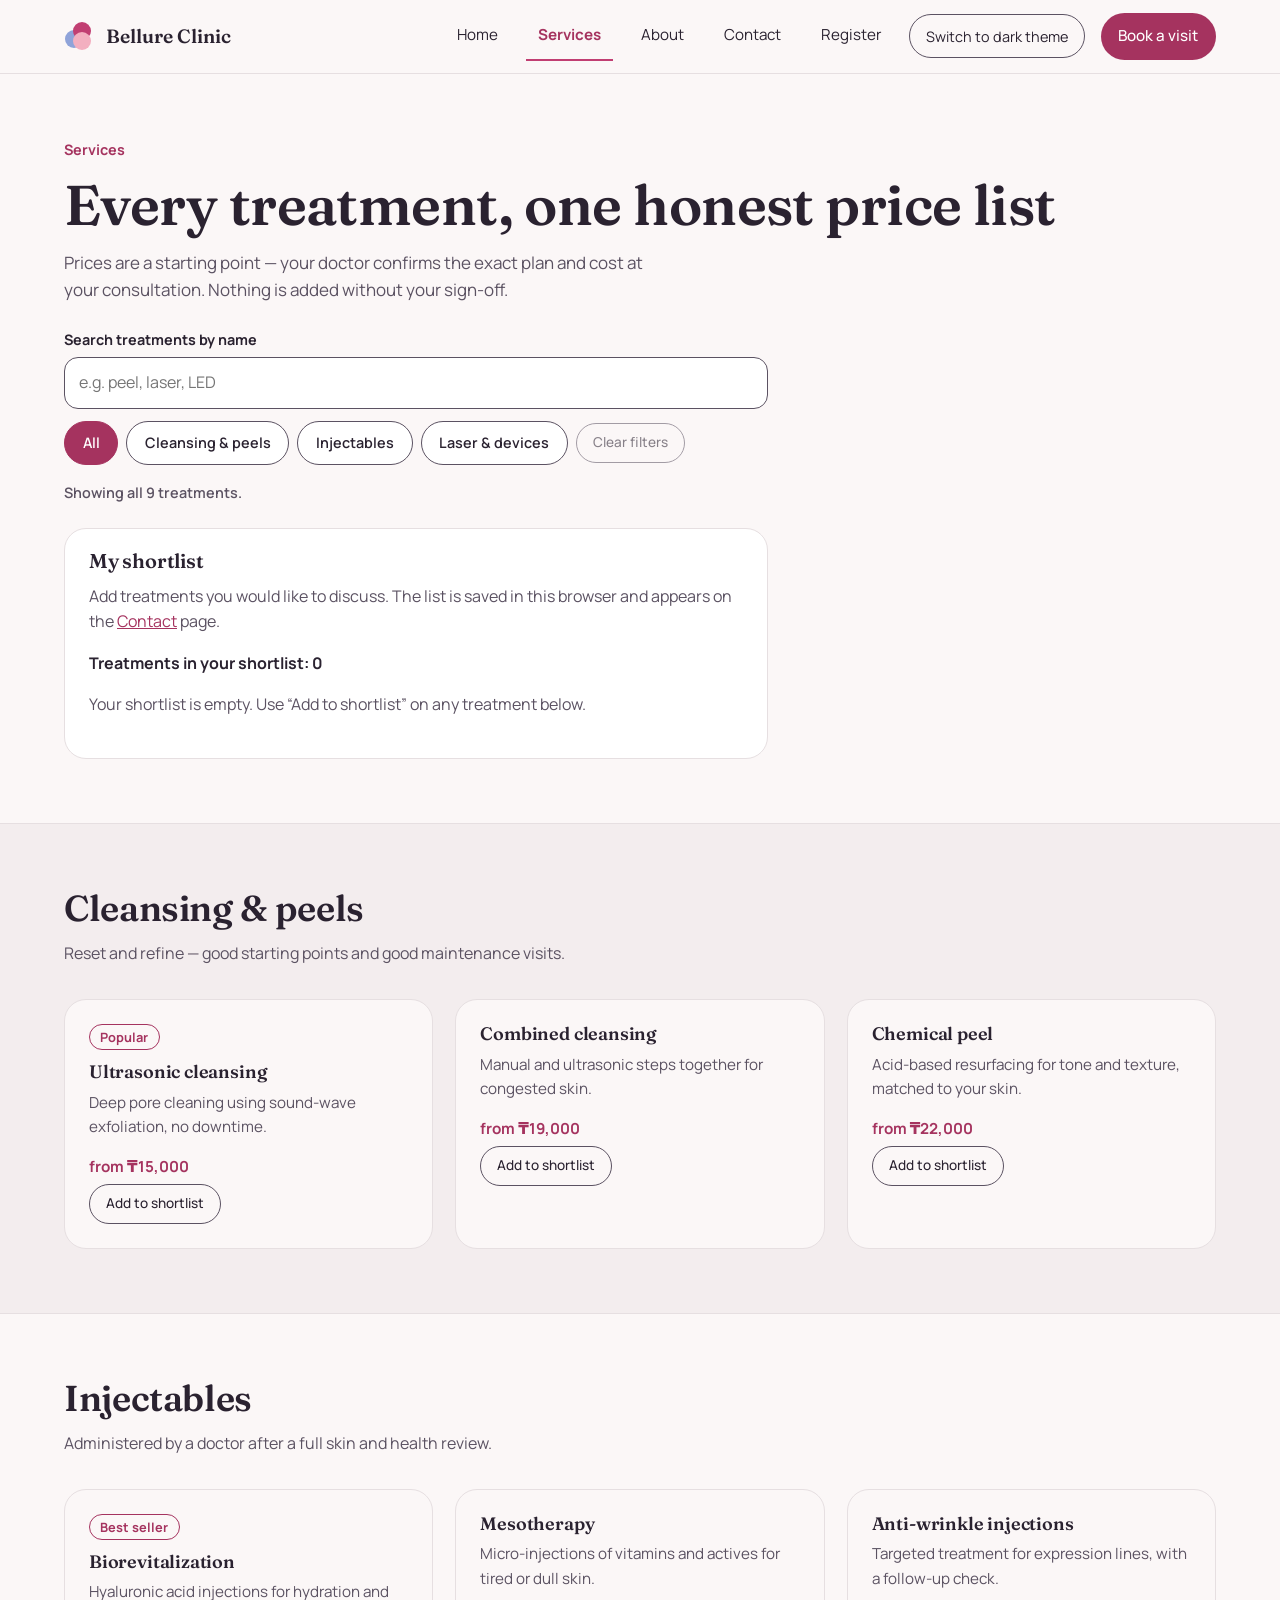
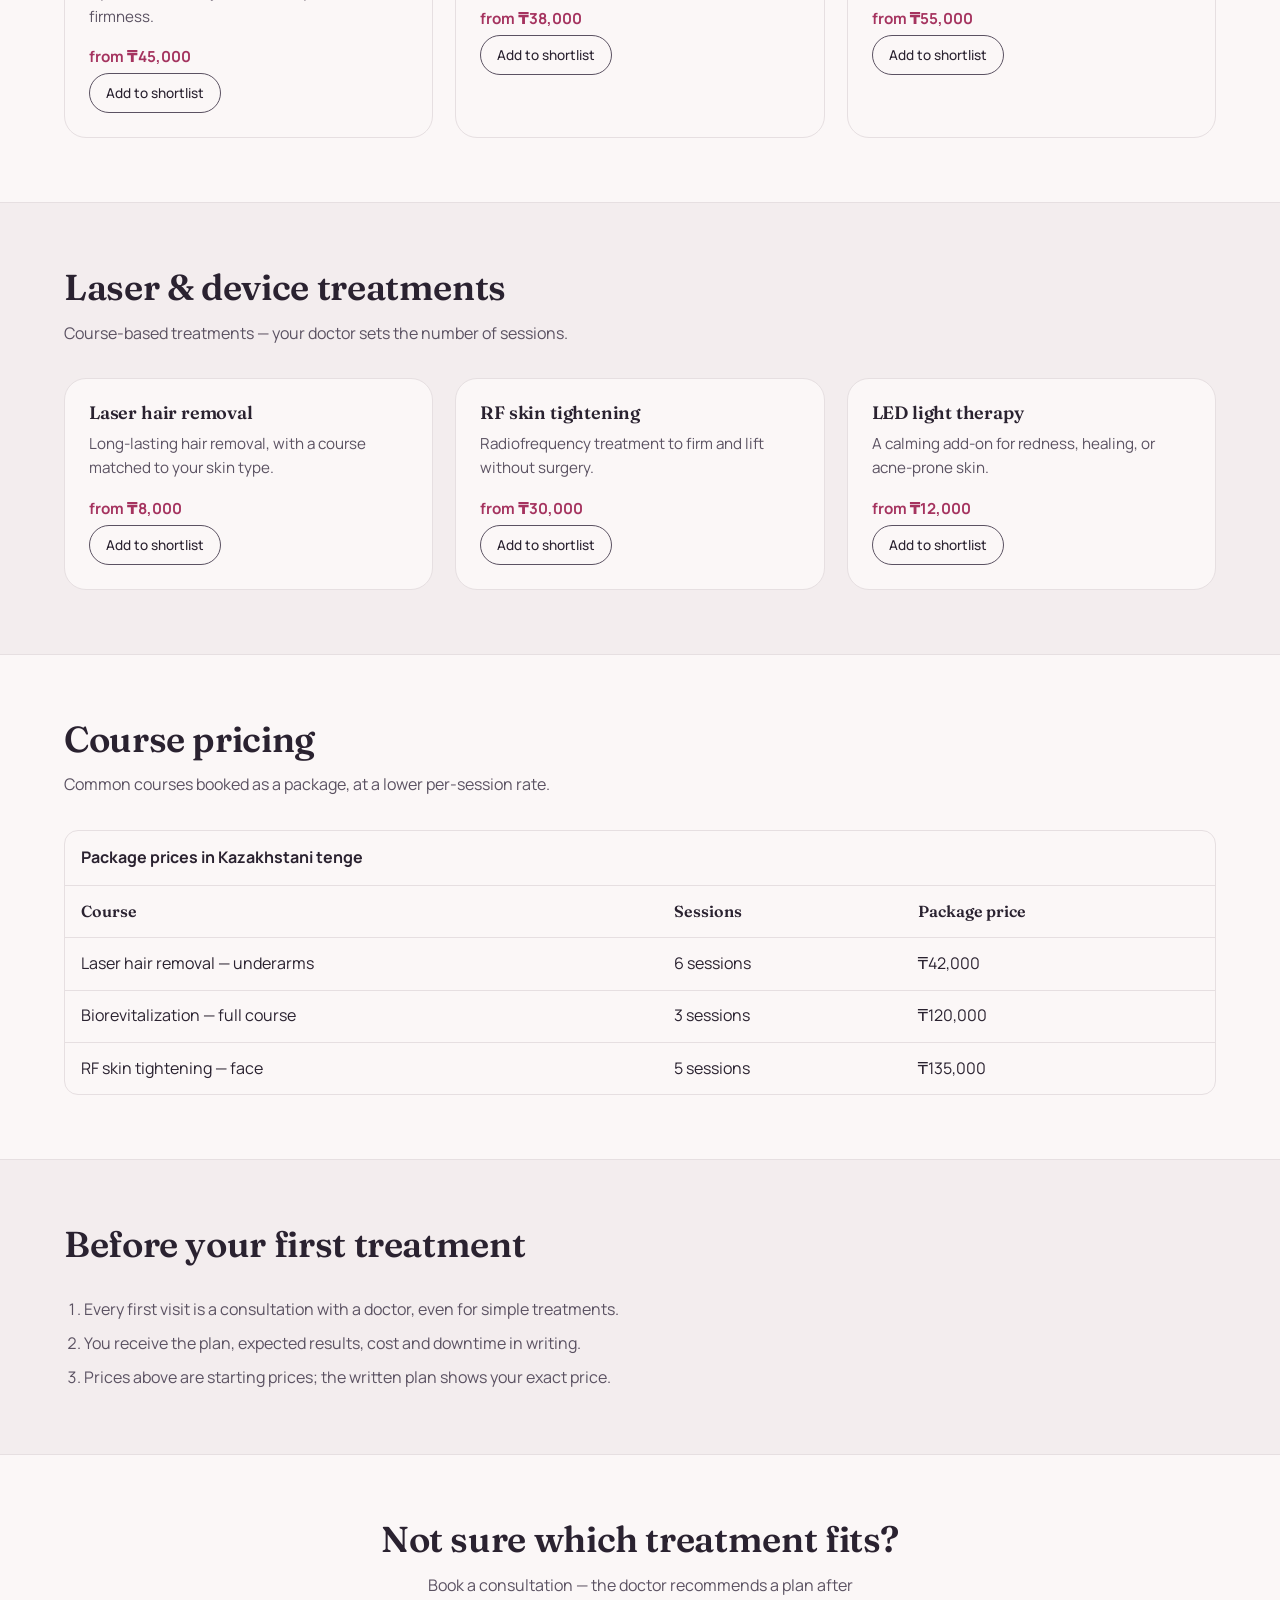
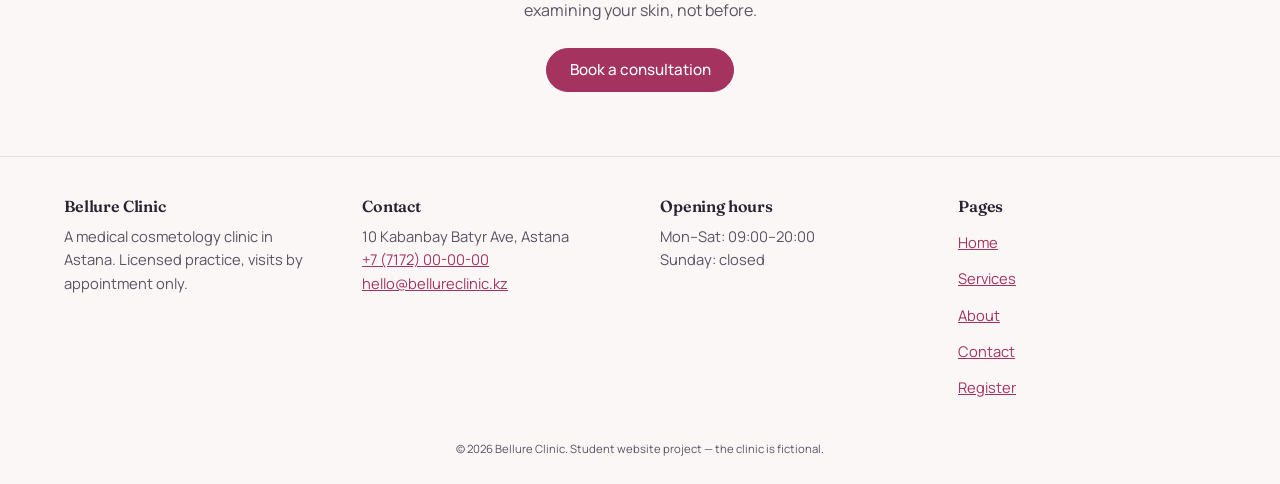
<file: services.html>
<!DOCTYPE html>
<html lang="en">
<head>
  <meta charset="UTF-8">
  <meta name="viewport" content="width=device-width, initial-scale=1.0">
  <meta name="description" content="Full list of Bellure Clinic treatments: cleansing, injectables, laser and device treatments, with starting prices.">
  <title>Services & Pricing — Bellure Clinic</title>
  <link rel="icon" href="images/logo-mark.svg" type="image/svg+xml">
  <link rel="stylesheet" href="css/style.css">
  <link rel="stylesheet" href="css/responsive.css">
  <link rel="stylesheet" href="css/features.css">
  <script src="vendor/jquery/jquery-3.7.1.min.js" defer></script>
  <script src="js/theme.js" defer></script>
  <script src="js/filter.js" defer></script>
  <script src="js/shortlist.js" defer></script>
</head>
<body>
  <a class="skip-link" href="#main-content">Skip to main content</a>

  <header class="site-header">
    <div class="container bar">
      <a class="logo" href="index.html"><img src="images/logo-mark.svg" alt="" width="64" height="56">Bellure Clinic</a>
      <nav class="main-nav" aria-label="Main navigation">
        <ul>
          <li><a href="index.html">Home</a></li>
          <li><a href="services.html" aria-current="page">Services</a></li>
          <li><a href="about.html">About</a></li>
          <li><a href="contact.html">Contact</a></li>
          <li><a href="register.html">Register</a></li>
          <li><button type="button" class="theme-toggle" id="theme-toggle">Switch to dark theme</button></li>
          <li class="nav-cta"><a href="contact.html#booking">Book a visit</a></li>
        </ul>
      </nav>
    </div>
  </header>

  <main id="main-content">

    <section class="section" aria-labelledby="services-title">
      <div class="container">
        <span class="eyebrow">Services</span>
        <h1 id="services-title">Every treatment, one honest price list</h1>
        <p class="lead">Prices are a starting point &mdash; your doctor confirms the exact plan and cost at your consultation. Nothing is added without your sign-off.</p>
        <div class="search-box" role="search">
          <div class="field">
            <label for="treatment-search">Search treatments by name</label>
            <input type="search" id="treatment-search" name="treatment-search" autocomplete="off" placeholder="e.g. peel, laser, LED" aria-describedby="search-count">
          </div>
          <div class="filter-group" role="group" aria-label="Filter by category">
            <button type="button" class="filter-btn is-active" data-category="all" aria-pressed="true">All</button>
            <button type="button" class="filter-btn" data-category="cleansing" aria-pressed="false">Cleansing &amp; peels</button>
            <button type="button" class="filter-btn" data-category="injectables" aria-pressed="false">Injectables</button>
            <button type="button" class="filter-btn" data-category="devices" aria-pressed="false">Laser &amp; devices</button>
            <button type="button" class="btn btn-outline btn-small" id="clear-filters" disabled>Clear filters</button>
          </div>
          <p class="search-count" id="search-count" role="status" aria-live="polite"></p>
          <p class="no-results" id="no-results" role="status" style="display:none"></p>
        </div>

        <aside class="shortlist-box" aria-labelledby="shortlist-heading">
          <h2 id="shortlist-heading" class="card-title" tabindex="-1">My shortlist</h2>
          <p>Add treatments you would like to discuss. The list is saved in this browser and appears on the <a href="contact.html#booking">Contact</a> page.</p>
          <p class="list-count" id="shortlist-count" role="status">Treatments in your shortlist: 0</p>
          <p class="shortlist-status" id="shortlist-status" role="status" aria-live="polite" style="display:none"></p>
          <p class="list-empty" id="shortlist-empty">Your shortlist is empty. Use &ldquo;Add to shortlist&rdquo; on any treatment below.</p>
          <ul class="question-list" id="shortlist" aria-label="Your shortlisted treatments"></ul>
          <div class="btn-row" id="shortlist-actions" style="display:none">
            <a class="btn" href="contact.html#booking">Ask the doctor about these</a>
            <button type="button" class="btn btn-outline" id="shortlist-clear">Clear shortlist</button>
          </div>
        </aside>
      </div>
    </section>

    <section class="section alt" id="cleansing" data-searchable aria-labelledby="cleansing-title">
      <div class="container">
        <div class="section-head"><h2 id="cleansing-title">Cleansing &amp; peels</h2><p>Reset and refine &mdash; good starting points and good maintenance visits.</p></div>
        <div class="grid grid-3">
          <article class="card treatment-card" data-category="cleansing">
            <span class="tag">Popular</span>
            <h3>Ultrasonic cleansing</h3>
            <p>Deep pore cleaning using sound-wave exfoliation, no downtime.</p>
            <p class="price">from &#8376;15,000</p>
            <button type="button" class="btn btn-outline btn-small shortlist-btn" aria-pressed="false">Add to shortlist</button>
          </article>
          <article class="card treatment-card" data-category="cleansing">
            <h3>Combined cleansing</h3>
            <p>Manual and ultrasonic steps together for congested skin.</p>
            <p class="price">from &#8376;19,000</p>
            <button type="button" class="btn btn-outline btn-small shortlist-btn" aria-pressed="false">Add to shortlist</button>
          </article>
          <article class="card treatment-card" data-category="cleansing">
            <h3>Chemical peel</h3>
            <p>Acid-based resurfacing for tone and texture, matched to your skin.</p>
            <p class="price">from &#8376;22,000</p>
            <button type="button" class="btn btn-outline btn-small shortlist-btn" aria-pressed="false">Add to shortlist</button>
          </article>
        </div>
      </div>
    </section>

    <section class="section" id="injectables" data-searchable aria-labelledby="injectables-title">
      <div class="container">
        <div class="section-head"><h2 id="injectables-title">Injectables</h2><p>Administered by a doctor after a full skin and health review.</p></div>
        <div class="grid grid-3">
          <article class="card treatment-card" data-category="injectables">
            <span class="tag">Best seller</span>
            <h3>Biorevitalization</h3>
            <p>Hyaluronic acid injections for hydration and firmness.</p>
            <p class="price">from &#8376;45,000</p>
            <button type="button" class="btn btn-outline btn-small shortlist-btn" aria-pressed="false">Add to shortlist</button>
          </article>
          <article class="card treatment-card" data-category="injectables">
            <h3>Mesotherapy</h3>
            <p>Micro-injections of vitamins and actives for tired or dull skin.</p>
            <p class="price">from &#8376;38,000</p>
            <button type="button" class="btn btn-outline btn-small shortlist-btn" aria-pressed="false">Add to shortlist</button>
          </article>
          <article class="card treatment-card" data-category="injectables">
            <h3>Anti-wrinkle injections</h3>
            <p>Targeted treatment for expression lines, with a follow-up check.</p>
            <p class="price">from &#8376;55,000</p>
            <button type="button" class="btn btn-outline btn-small shortlist-btn" aria-pressed="false">Add to shortlist</button>
          </article>
        </div>
      </div>
    </section>

    <section class="section alt" id="devices" data-searchable aria-labelledby="devices-title">
      <div class="container">
        <div class="section-head"><h2 id="devices-title">Laser &amp; device treatments</h2><p>Course-based treatments &mdash; your doctor sets the number of sessions.</p></div>
        <div class="grid grid-3">
          <article class="card treatment-card" data-category="devices">
            <h3>Laser hair removal</h3>
            <p>Long-lasting hair removal, with a course matched to your skin type.</p>
            <p class="price">from &#8376;8,000</p>
            <button type="button" class="btn btn-outline btn-small shortlist-btn" aria-pressed="false">Add to shortlist</button>
          </article>
          <article class="card treatment-card" data-category="devices">
            <h3>RF skin tightening</h3>
            <p>Radiofrequency treatment to firm and lift without surgery.</p>
            <p class="price">from &#8376;30,000</p>
            <button type="button" class="btn btn-outline btn-small shortlist-btn" aria-pressed="false">Add to shortlist</button>
          </article>
          <article class="card treatment-card" data-category="devices">
            <h3>LED light therapy</h3>
            <p>A calming add-on for redness, healing, or acne-prone skin.</p>
            <p class="price">from &#8376;12,000</p>
            <button type="button" class="btn btn-outline btn-small shortlist-btn" aria-pressed="false">Add to shortlist</button>
          </article>
        </div>
      </div>
    </section>

    <section class="section" id="courses" aria-labelledby="courses-title">
      <div class="container">
        <div class="section-head"><h2 id="courses-title">Course pricing</h2><p>Common courses booked as a package, at a lower per-session rate.</p></div>
        <div class="table-scroll" role="region" aria-labelledby="courses-caption" tabindex="0">
          <table>
            <caption id="courses-caption">Package prices in Kazakhstani tenge</caption>
            <thead>
              <tr><th scope="col">Course</th><th scope="col">Sessions</th><th scope="col">Package price</th></tr>
            </thead>
            <tbody>
              <tr><td>Laser hair removal &mdash; underarms</td><td>6 sessions</td><td>&#8376;42,000</td></tr>
              <tr><td>Biorevitalization &mdash; full course</td><td>3 sessions</td><td>&#8376;120,000</td></tr>
              <tr><td>RF skin tightening &mdash; face</td><td>5 sessions</td><td>&#8376;135,000</td></tr>
            </tbody>
          </table>
        </div>
      </div>
    </section>

    <section class="section alt" aria-labelledby="before-title">
      <div class="container">
        <div class="section-head"><h2 id="before-title">Before your first treatment</h2></div>
        <ol class="steps-note">
          <li>Every first visit is a consultation with a doctor, even for simple treatments.</li>
          <li>You receive the plan, expected results, cost and downtime in writing.</li>
          <li>Prices above are starting prices; the written plan shows your exact price.</li>
        </ol>
      </div>
    </section>

    <section class="section cta-band" aria-labelledby="cta-title">
      <div class="container">
        <h2 id="cta-title">Not sure which treatment fits?</h2>
        <p>Book a consultation &mdash; the doctor recommends a plan after examining your skin, not before.</p>
        <a class="btn" href="contact.html#booking">Book a consultation</a>
      </div>
    </section>

  </main>

  <footer class="site-footer">
    <div class="container">
      <div class="footer-cols">
        <section>
          <h2>Bellure Clinic</h2>
          <p>A medical cosmetology clinic in Astana. Licensed practice, visits by appointment only.</p>
        </section>
        <section>
          <h2>Contact</h2>
          <address>10 Kabanbay Batyr Ave, Astana<br><a href="tel:+77172000000">+7 (7172) 00-00-00</a><br><a href="mailto:hello@bellureclinic.kz">hello@bellureclinic.kz</a></address>
        </section>
        <section>
          <h2>Opening hours</h2>
          <p>Mon&ndash;Sat: 09:00&ndash;20:00<br>Sunday: closed</p>
        </section>
        <section>
          <h2>Pages</h2>
          <ul class="footer-links">
            <li><a href="index.html">Home</a></li>
            <li><a href="services.html">Services</a></li>
            <li><a href="about.html">About</a></li>
            <li><a href="contact.html">Contact</a></li>
            <li><a href="register.html">Register</a></li>
          </ul>
        </section>
      </div>
      <p class="copy"><small>&copy; 2026 Bellure Clinic. Student website project &mdash; the clinic is fictional.</small></p>
    </div>
  </footer>
</body>
</html>
</file>
<file: css/style.css>
/* ===========================================================
   Bellure Clinic — shared styles (mobile first)
   Base rules are written for a 320–375px phone. Wider layouts
   are added in css/responsive.css with min-width media queries.
   Contents:
   1. Fonts  2. Tokens  3. Reset & base  4. Layout helpers
   5. Header & navigation  6. Buttons & links  7. Sections
   8. Cards  9. Flexbox components  10. Grid layouts
   11. Forms  12. Table  13. FAQ  14. Page components
   15. Footer
   =========================================================== */

/* ---------- 1. Fonts (self-hosted, variable) ---------- */
@font-face{
  font-family:"Fraunces";
  src:url("../fonts/fraunces-latin-wght-normal.woff2") format("woff2");
  font-weight:100 900; font-style:normal; font-display:swap;
}
@font-face{
  font-family:"Manrope";
  src:url("../fonts/manrope-latin-wght-normal.woff2") format("woff2");
  font-weight:200 800; font-style:normal; font-display:swap;
}

/* ---------- 2. Design tokens ---------- */
:root{
  --ink:#2A2230;
  --ink-soft:#5B5262;
  --paper:#FBF7F7;
  --paper-2:#F3EDEE;
  --blue:#8FA3D9;
  --rose:#C13E72;
  --rose-dark:#A5335F;   /* accent for small text: 6.4:1 on paper-2 */
  --blush:#F3AFC0;
  --line:#E6DFE1;
  --btn-bg:#A5335F;      /* filled button background (white text on it) */
  --btn-hover:#2A2230;   /* filled button hover / skip-link background */
  --card-bg:#FFFFFF;     /* form cards and inputs */
  --focus:#185abc;       /* keyboard focus ring */
  --radius:1.375rem;
  --radius-sm:.875rem;
  --font-display:"Fraunces", Georgia, "Times New Roman", serif;
  --font-body:"Manrope", system-ui, -apple-system, "Segoe UI", Arial, sans-serif;
  --space-section:clamp(2.5rem, 7vw, 4rem);
}

/* ---------- 3. Reset & base ---------- */
*, *::before, *::after{ box-sizing:border-box; }

html{ scroll-padding-top:1rem; }

body{
  margin:0;
  background:var(--paper);
  color:var(--ink);
  font-family:var(--font-body);
  font-size:1rem;
  line-height:1.6;
  -webkit-font-smoothing:antialiased;
  overflow-wrap:break-word;
}

h1, h2, h3{
  font-family:var(--font-display);
  font-weight:600;
  line-height:1.15;
  letter-spacing:-0.01em;
  margin:0 0 .75rem;
}
h1{ font-size:clamp(2rem, 5vw + .5rem, 3.5rem); }
h2{ font-size:clamp(1.5rem, 3vw + .6rem, 2.25rem); }
h3{ font-size:1.125rem; }

p{ margin:0 0 1rem; color:var(--ink-soft); }
a{ color:var(--rose-dark); }
ul, ol{ margin:0; padding-left:1.25rem; }
strong{ color:var(--ink); }
address{ font-style:normal; color:var(--ink-soft); }

img{ display:block; max-width:100%; height:auto; }

/* ---------- 4. Layout helpers ---------- */
.container{ width:92%; max-width:72rem; margin-inline:auto; }
.lead{ max-width:60ch; font-size:1.0625rem; }

.skip-link{
  position:absolute; left:.5rem; top:-4rem; z-index:100;
  background:var(--btn-hover); color:#fff; padding:.75rem 1rem;
  border-radius:var(--radius-sm); text-decoration:none;
}
.skip-link:focus{ top:.5rem; }

/* ---------- 5. Header & navigation ---------- */
.site-header{
  background:var(--paper);
  border-bottom:1px solid var(--line);
}
.bar{
  display:flex; flex-wrap:wrap; align-items:center;
  justify-content:space-between; gap:.25rem 1.25rem;
  padding-block:.75rem;
}
.logo{
  display:flex; align-items:center; gap:.625rem;
  padding-block:.4rem; text-decoration:none;
  font-family:var(--font-display); font-weight:600; font-size:1.2rem;
  color:var(--ink);
}
.logo img{ width:2rem; height:auto; }

/* Visible menu that wraps onto extra rows: no script needed. */
.main-nav ul{
  display:flex; flex-wrap:wrap; align-items:center;
  gap:.25rem .5rem; list-style:none; margin:0; padding:0;
}
.main-nav a{
  display:inline-block; padding:.7rem .75rem;
  color:var(--ink); text-decoration:none; font-size:.95rem;
  border-bottom:2px solid transparent;
}
.main-nav a:hover{ border-color:var(--rose); }
.main-nav a[aria-current="page"]{ color:var(--rose-dark); font-weight:700; border-color:var(--rose); }
.main-nav .nav-cta a{
  background:var(--btn-bg); color:#fff; border-radius:999px;
  padding-inline:1.1rem; border-bottom:0; font-weight:500;
}
.main-nav .nav-cta a:hover{ background:var(--btn-hover); }

/* ---------- 6. Buttons & focus ---------- */
.btn{
  display:inline-flex; align-items:center; justify-content:center;
  min-height:2.75rem; padding:.7rem 1.4rem;
  background:var(--btn-bg); color:#fff;
  border:1px solid var(--btn-bg); border-radius:999px;
  font:inherit; font-weight:500; font-size:.95rem; line-height:1.2;
  text-decoration:none; cursor:pointer;
}
.btn:hover{ background:var(--btn-hover); border-color:var(--btn-hover); }
.btn-outline{ background:transparent; color:var(--ink); border-color:var(--ink-soft); }
.btn-outline:hover{ background:var(--btn-hover); border-color:var(--btn-hover); color:#fff; }

a:focus-visible, button:focus-visible, summary:focus-visible,
input:focus-visible, select:focus-visible, textarea:focus-visible,
.table-scroll:focus-visible{
  outline:3px solid var(--focus);
  outline-offset:3px;
}

/* ---------- 7. Sections ---------- */
.section{ padding-block:var(--space-section); }
.section.alt{ background:var(--paper-2); border-block:1px solid var(--line); }
.section-head{ max-width:58ch; margin-bottom:2rem; }
.section-head p{ margin-top:.5rem; margin-bottom:0; }
.eyebrow{ display:block; margin-bottom:.75rem; color:var(--rose-dark); font-size:.9rem; font-weight:700; }
.cta-band{ text-align:center; }
.cta-band p{ max-width:50ch; margin:.5rem auto 1.5rem; }

/* ---------- 8. Cards ---------- */
.card{
  background:var(--paper); border:1px solid var(--line);
  border-radius:var(--radius); padding:1.5rem;
}
.card h3{ margin-bottom:.5rem; }
.card p{ margin:0; font-size:.95rem; }
.card p + p{ margin-top:.75rem; }
.card-link{ text-decoration:none; color:inherit; display:block; height:100%; }
.card-link:hover{ border-color:var(--rose); }
.dot{
  width:2.5rem; height:2.5rem; border-radius:50%; margin-bottom:1rem;
  display:flex; align-items:center; justify-content:center;
  color:var(--ink); font-family:var(--font-display); font-weight:600;
}
.dot-blue{ background:var(--blue); }
.dot-blush{ background:var(--blush); }
.dot-rose{ background:var(--btn-bg); color:#fff; }
.card .price{ margin-top:1rem; color:var(--rose-dark); font-weight:700; font-size:.95rem; }
.tag{
  display:inline-block; margin-bottom:.75rem; padding:.1rem .65rem;
  font-size:.8rem; font-weight:700; color:var(--rose-dark);
  border:1px solid var(--rose-dark); border-radius:999px;
}

/* ---------- 9. Flexbox components ---------- */
/* 9a. Hero: stacked on phones, side by side from 48rem */
.hero-layout{ display:flex; flex-direction:column; gap:2rem; }
.hero-layout > *{ min-width:0; }
.hero-art img{ width:100%; max-width:20rem; margin-inline:auto; }

/* 9b. Button groups */
.btn-row{ display:flex; flex-wrap:wrap; gap:.75rem; }
.btn-row-center{ justify-content:center; }

/* 9c. Card rows (trust cards, reviews, values) */
.card-row{ display:flex; flex-direction:column; gap:1.25rem; }
.card-row > *{ min-width:0; }

/* 9d. Category chips (services) */
.chips{ display:flex; flex-wrap:wrap; gap:.5rem; list-style:none; margin:1.5rem 0 0; padding:0; }
.chips a{
  display:inline-block; padding:.65rem 1.1rem; min-height:2.75rem;
  border:1px solid var(--ink-soft); border-radius:999px;
  color:var(--ink); text-decoration:none; font-size:.9rem;
}
.chips a:hover{ border-color:var(--rose); color:var(--rose-dark); }

/* 9e. Process timeline (about) */
.timeline{
  display:flex; flex-direction:column; margin:0 0 0 .5rem; padding:0;
  border-left:2px solid var(--line); list-style:none;
}
.timeline li{ position:relative; padding:0 0 2rem 1.75rem; }
.timeline li:last-child{ padding-bottom:0; }
.timeline li::before{
  content:""; position:absolute; left:-.45rem; top:.35rem;
  width:.75rem; height:.75rem; border-radius:50%; background:var(--rose);
}
.timeline h3{ margin-bottom:.25rem; }
.timeline p{ margin:0; }

/* 9f. Form footer row */
.form-actions{ display:flex; flex-wrap:wrap; align-items:center; gap:.75rem 1rem; }
.form-actions p{ margin:0; font-size:.85rem; }

/* ---------- 10. Grid layouts (one column on phones) ---------- */
.grid{ display:grid; grid-template-columns:minmax(0, 1fr); gap:1.375rem; }

/* ---------- 11. Forms ---------- */
.demo-note{
  margin-bottom:1.5rem; padding:.9rem 1.1rem;
  background:var(--paper-2); border-left:4px solid var(--rose);
  border-radius:var(--radius-sm); color:var(--ink);
}
.field{ display:flex; flex-direction:column; gap:.4rem; margin-bottom:1.1rem; }
.field label{ font-size:.9rem; font-weight:700; }
.field .hint{ font-weight:400; color:var(--ink-soft); }
/* Legacy hand-made fields only. Bootstrap forms use .form-control (see forms.css). */
.field input, .field select, .field textarea{
  width:100%; max-width:100%; font:inherit; color:var(--ink);
  background:#fff; border:1px solid var(--ink-soft);
  border-radius:var(--radius-sm); padding:.75rem .9rem; min-height:2.75rem;
}
.field textarea{ resize:vertical; }
.field-check{ flex-direction:row; align-items:flex-start; gap:.75rem; }
.field-check input[type="checkbox"]{
  width:1.4rem; min-height:1.4rem; height:1.4rem; flex:none; margin:.15rem 0 0; padding:0;
}
.field-check label{ font-weight:400; }

/* ---------- 12. Table ---------- */
.table-scroll{ overflow-x:auto; border:1px solid var(--line); border-radius:var(--radius-sm); background:var(--paper); }
table{ width:100%; min-width:32rem; border-collapse:collapse; }
caption{ padding:.9rem 1rem; text-align:left; font-weight:700; color:var(--ink); }
th, td{ padding:.8rem 1rem; text-align:left; border-top:1px solid var(--line); }
th{ font-family:var(--font-display); font-weight:600; }
td:last-child, th:last-child{ white-space:nowrap; }

/* ---------- 13. FAQ (native details/summary) ---------- */
.faq details{ border-bottom:1px solid var(--line); }
.faq summary{
  padding:1rem 0; cursor:pointer; font-family:var(--font-display);
  font-weight:600; font-size:1.05rem; color:var(--ink);
}
.faq details[open] summary{ color:var(--rose-dark); }
.faq details p{ padding-bottom:1rem; margin:0; max-width:60ch; }

/* ---------- 14. Page components ---------- */
.glance{ margin:0; }
.glance div{ padding:.7rem 0; border-top:1px solid var(--line); }
.glance div:first-child{ border-top:0; padding-top:0; }
.glance dt{ font-size:.85rem; font-weight:700; color:var(--rose-dark); }
.glance dd{ margin:0; color:var(--ink); }

.team-card img{ width:5.5rem; height:5.5rem; margin-bottom:1rem; border-radius:50%; }

.gallery-item{ margin:0; overflow:hidden; background:var(--paper); border:1px solid var(--line); border-radius:var(--radius); }
.gallery-item img{ width:100%; aspect-ratio:4 / 3; object-fit:cover; }
.gallery-item figcaption{ padding:.75rem 1rem; font-size:.85rem; color:var(--ink-soft); }

.map-frame{ margin:1.5rem 0 0; overflow:hidden; border:1px solid var(--line); border-radius:var(--radius-sm); }
.map-frame img{ width:100%; }
.map-frame figcaption{ padding:.5rem .8rem; font-size:.8rem; color:var(--ink-soft); background:var(--paper-2); }

.review blockquote{ margin:0 0 .75rem; }
.review figcaption{ font-size:.85rem; font-weight:700; color:var(--ink); }
figure.card{ margin:0; }

.steps-note{ margin:0; padding-left:1.25rem; color:var(--ink-soft); }
.steps-note li + li{ margin-top:.5rem; }

/* ---------- 15. Footer ---------- */
.site-footer{ padding:2.5rem 0 1.5rem; border-top:1px solid var(--line); }
.footer-cols{ display:flex; flex-direction:column; gap:1.75rem; }
.footer-cols > *{ min-width:0; }
.footer-cols h2{ font-size:1rem; margin-bottom:.6rem; }
.footer-cols p, .footer-cols address{ font-style:normal; font-size:.92rem; color:var(--ink-soft); margin:0; }
.footer-links{ list-style:none; margin:0; padding:0; }
.footer-links a{ display:inline-block; padding:.4rem 0; font-size:.92rem; }
.copy{ margin:2rem 0 0; font-size:.85rem; color:var(--ink-soft); text-align:center; }

/* ---------- utilities ---------- */
.card-title{ font-size:1.25rem; }
.mt-md{ margin-top:1.25rem; }
.mt-lg{ margin-top:1.5rem; }
</file>
<file: css/responsive.css>
/* ===========================================================
   Bellure Clinic — responsive rules (mobile first)
   style.css already describes the phone layout. Each query below
   uses min-width, so a larger screen only ADDS to the smaller one.

   Breakpoints (chosen where the content needs room, not by device):
   - 48rem (768px): two-column cards, side-by-side hero, row footer
   - 64rem (1024px): three/four columns, one-row header, sticky bar
   - 90rem (1440px): wider container and larger section spacing
   =========================================================== */

/* ---------- Tablet: 48rem and up ---------- */
@media (min-width: 48rem){
  /* hero: stack -> side by side */
  .hero-layout{ flex-direction:row; align-items:center; }
  .hero-layout > *{ flex:1; }

  /* card rows: column -> row that wraps */
  .card-row{ flex-direction:row; flex-wrap:wrap; }
  .card-row > *{ flex:1 1 13rem; }

  /* grids: 1 -> 2 columns */
  .grid-2, .grid-3, .grid-4, .grid-6{ grid-template-columns:repeat(2, minmax(0, 1fr)); }

  /* header: logo left, menu right */
  .bar{ flex-wrap:nowrap; }
  .main-nav ul{ justify-content:flex-end; }

  /* footer: column -> row */
  .footer-cols{ flex-direction:row; justify-content:space-between; gap:2.5rem; }
  .footer-cols > *{ flex:1; }

  /* timeline gets more air */
  .timeline li{ padding-left:2.25rem; }
}

/* ---------- Desktop: 64rem and up ---------- */
@media (min-width: 64rem){
  html{ scroll-padding-top:5rem; }

  /* sticky header only when it fits on one row */
  .site-header{ position:sticky; top:0; z-index:30; background:rgba(251,247,247,.94); backdrop-filter:blur(8px); }
  .main-nav ul{ gap:.5rem 1rem; }

  /* grids: 2 -> 3 or 4 columns */
  .grid-3, .grid-6{ grid-template-columns:repeat(3, minmax(0, 1fr)); }
  .grid-4{ grid-template-columns:repeat(4, minmax(0, 1fr)); }

  /* form + contact card side by side, form gets more room */
  .grid-form{ grid-template-columns:minmax(0, 3fr) minmax(0, 2fr); gap:3rem; align-items:start; }

  /* about intro: text + glance card */
  .grid-intro{ grid-template-columns:minmax(0, 3fr) minmax(0, 2fr); gap:3rem; align-items:start; }
}

/* ---------- Large desktop: 90rem and up ---------- */
@media (min-width: 90rem){
  .container{ max-width:80rem; }
  .section{ padding-block:5rem; }
}

/* ---------- Respect reduced-motion preference ---------- */
@media (prefers-reduced-motion: reduce){
  *{ scroll-behavior:auto !important; }
}
</file>
<file: css/features.css>
/* ===========================================================
   Bellure Clinic — interactive features (Assignment 6, jQuery)
   Load this file LAST on every page.
   Contents:
   1. Dark theme        2. Shared form pieces   3. Welcome form
   4. FAQ accordion     5. Search + filters     6. Lists and shortlist
   =========================================================== */

/* ---------- 1. Dark theme (Task 1) ----------
   The light theme is the default (tokens in style.css).
   theme.js toggles the class .dark-theme on <body>; this block only
   redefines the colour tokens, so every component follows automatically.
   Text colours were chosen for at least 4.5:1 contrast on the dark paper. */
.dark-theme{
  --ink:#F1EAF3;
  --ink-soft:#C9BFD0;
  --paper:#17131B;
  --paper-2:#211B27;
  --line:#3A3242;
  --rose-dark:#F29BB8;      /* accent used for text and links */
  --btn-bg:#B23B6D;         /* filled buttons keep white text (5.8:1) */
  --btn-hover:#6E2A49;
  --card-bg:#211B27;
  --focus:#8AB4F8;
  color-scheme:dark;

  /* Bootstrap variables (contact + register) */
  --bs-body-bg:#211B27;
  --bs-body-color:#F1EAF3;
  --bs-border-color:#5B5262;
  --bs-secondary-color:#C9BFD0;
  --bs-link-color:#F29BB8;
  --bs-link-color-rgb:242, 155, 184;
  --bs-form-valid-color:#75d6a0;
  --bs-form-valid-border-color:#75d6a0;
  --bs-form-invalid-color:#ff8f9a;
  --bs-form-invalid-border-color:#ff8f9a;
}
.dark-theme .form-select{
  --bs-form-select-bg-img:url("data:image/svg+xml,%3csvg xmlns='http://www.w3.org/2000/svg' viewBox='0 0 16 16'%3e%3cpath fill='none' stroke='%23F1EAF3' stroke-linecap='round' stroke-linejoin='round' stroke-width='2' d='m2 5 6 6 6-6'/%3e%3c/svg%3e");
}
.dark-theme .alert-success{ --bs-alert-color:#b7ebcd; --bs-alert-bg:#16301f; --bs-alert-border-color:#2f6b47; }
.dark-theme .form-control:focus, .dark-theme .form-select:focus{ color:var(--ink); }
.dark-theme .btn-outline{ --bs-btn-color:var(--ink); }
.dark-theme .btn-outline:hover{ color:#fff; }
.dark-theme .site-header{ background:var(--paper); }
@media (min-width: 64rem){
  .dark-theme .site-header{ background:rgba(23,19,27,.94); }
}

/* Theme toggle button in the header menu */
.theme-toggle{
  min-height:2.75rem; padding:.55rem 1rem;
  background:transparent; color:var(--ink);
  border:1px solid var(--ink-soft); border-radius:999px;
  font:inherit; font-size:.9rem; cursor:pointer;
}
.theme-toggle:hover{ border-color:var(--rose); color:var(--rose-dark); }

/* ---------- 2. Task labels ----------
   Small badges that make each feature easy to find during the defence. */
.task-label{
  display:inline-block; margin-bottom:.75rem; padding:.15rem .7rem;
  font-size:.8rem; font-weight:700; letter-spacing:.02em;
  color:var(--ink); background:var(--paper-2);
  border:1px dashed var(--ink-soft); border-radius:999px;
}
.section.alt .task-label{ background:var(--paper); }

/* ---------- Shared small form pieces ---------- */
.inline-form{ display:flex; flex-wrap:wrap; align-items:flex-end; gap:.75rem; }
.inline-form .field{ flex:1 1 16rem; margin-bottom:0; }
.field input[type="text"], .field input[type="search"]{
  background:var(--card-bg);
}
.field-error{ margin:.5rem 0 0; font-size:.9rem; font-weight:600; color:#b02a37; }
.dark-theme .field-error{ color:#ff8f9a; }
.field input[aria-invalid="true"]{ border-color:#b02a37; border-width:2px; }
.dark-theme .field input[aria-invalid="true"]{ border-color:#ff8f9a; }

/* ---------- 3. Welcome form (Task 0) ---------- */
.welcome-box{ max-width:36rem; }
.welcome-message{
  min-height:1.6rem; margin:1rem 0 0; font-weight:600; color:var(--ink);
}
.welcome-message.is-error{ color:#b02a37; }
.dark-theme .welcome-message.is-error{ color:#ff8f9a; }

/* ---------- 4. FAQ buttons (Task 2) ---------- */
.faq-item{ border-bottom:1px solid var(--line); }
.faq-item h3{ margin:0; font-size:inherit; }
.faq-button{
  display:flex; align-items:center; justify-content:space-between; gap:1rem;
  width:100%; padding:1rem 0; background:none; border:0;
  font-family:var(--font-display); font-weight:600; font-size:1.05rem;
  line-height:1.3; color:var(--ink); text-align:left; cursor:pointer;
}
.faq-button[aria-expanded="true"]{ color:var(--rose-dark); }
.faq-icon{
  flex:none; width:1.5rem; height:1.5rem; position:relative;
}
.faq-icon::before, .faq-icon::after{
  content:""; position:absolute; left:50%; top:50%;
  width:.9rem; height:2px; background:currentColor;
  transform:translate(-50%, -50%);
}
.faq-icon::after{ transform:translate(-50%, -50%) rotate(90deg); }
.faq-button[aria-expanded="true"] .faq-icon::after{ display:none; }  /* plus -> minus */
.faq-answer p{ margin:0; padding-bottom:1rem; max-width:60ch; }

/* ---------- 5. Live search (Task 3) ---------- */
.search-box{ max-width:34rem; margin-top:1.5rem; }
.search-box .field{ margin-bottom:.5rem; }
.search-count{ margin:0; font-size:.9rem; font-weight:600; color:var(--ink-soft); }
.no-results{
  margin:1.5rem 0 0; padding:1rem 1.25rem;
  background:var(--paper-2); border-left:4px solid var(--rose);
  border-radius:var(--radius-sm); color:var(--ink); font-weight:600;
}

/* ---------- 6. Question list (Task 4) ---------- */
.list-box{ max-width:40rem; }
.question-list{ list-style:none; margin:1.25rem 0 0; padding:0; }
.question-list li{
  display:flex; align-items:center; justify-content:space-between; gap:1rem;
  padding:.75rem 1rem; margin-bottom:.6rem;
  background:var(--paper); border:1px solid var(--line); border-radius:var(--radius-sm);
}
.question-list li span{ min-width:0; overflow-wrap:anywhere; color:var(--ink); }
.btn-small{ min-height:2.5rem; padding:.4rem 1rem; font-size:.85rem; flex:none; }
.list-count{ margin:1rem 0 0; font-weight:700; color:var(--ink); }
.list-empty{ margin:1rem 0 0; color:var(--ink-soft); }

/* ---------- 7. Category filter buttons and shortlist (Assignment 6) ---------- */
.filter-group{ display:flex; flex-wrap:wrap; align-items:center; gap:.5rem; margin:.75rem 0 1rem; }
.filter-btn{
  min-height:2.75rem; padding:.5rem 1.1rem;
  background:var(--card-bg); color:var(--ink);
  border:1px solid var(--ink-soft); border-radius:999px;
  font:inherit; font-size:.9rem; font-weight:600; cursor:pointer;
}
.filter-btn:hover{ border-color:var(--rose); color:var(--rose-dark); }
.filter-btn.is-active{ background:var(--btn-bg); border-color:var(--btn-bg); color:#fff; }
.btn:disabled{ opacity:.55; cursor:not-allowed; }
.search-box{ max-width:44rem; }

.shortlist-box{
  max-width:44rem; margin-top:1.5rem; padding:1.25rem 1.5rem;
  background:var(--card-bg); border:1px solid var(--line); border-radius:var(--radius);
}
.shortlist-status, .shortlist-note{
  margin:.75rem 0; padding:.6rem 1rem; font-weight:600; color:var(--ink);
  background:var(--paper-2); border-left:4px solid var(--rose); border-radius:var(--radius-sm);
}
.shortlist-note{ margin:0 0 1.25rem; }
.btn-small.shortlist-btn{ margin-top:.25rem; }
.shortlist-btn.is-added{ background:var(--btn-bg); border-color:var(--btn-bg); color:#fff; }
#shortlist-heading:focus{ outline:3px solid var(--focus); outline-offset:3px; }
</file>
<file: css/forms.css>
/* ===========================================================
   Bellure Clinic — Bootstrap form layer (contact + register)
   Load order on form pages:
     vendor/bootstrap/bootstrap.min.css  ->  css/style.css
     ->  css/responsive.css  ->  css/forms.css
   This file only adapts Bootstrap to the clinic palette and
   fixes places where Bootstrap's reboot meets our own classes.
   =========================================================== */

/* ---------- Theme: Bootstrap variables -> clinic tokens ---------- */
:root{
  --bs-primary:#A5335F;
  --bs-primary-rgb:165, 51, 95;
  --bs-link-color:#A5335F;
  --bs-link-color-rgb:165, 51, 95;
  --bs-body-font-family:var(--font-body);
  --bs-body-color:#2A2230;

  /* Validation colours: darker than the Bootstrap defaults so the
     feedback text keeps at least 4.5:1 contrast on the page background. */
  --bs-form-valid-color:#146c43;
  --bs-form-valid-border-color:#146c43;
  --bs-form-invalid-color:#b02a37;
  --bs-form-invalid-border-color:#b02a37;
}

/* ---------- Container: keep the same text edge as the other pages ---------- */
.container{ --bs-gutter-x:0; }

/* ---------- Buttons: keep the clinic look, make hover text readable ---------- */
.btn{
  --bs-btn-color:#fff;
  --bs-btn-hover-color:#fff;
  --bs-btn-active-color:#fff;
  --bs-btn-active-bg:var(--btn-hover);
  --bs-btn-active-border-color:var(--btn-hover);
}
.btn-outline{ --bs-btn-color:var(--ink); }
.btn-outline:hover, .btn-outline:active{ color:#fff; }

/* ---------- Labels, helper text, controls ---------- */
.form-label{ margin-bottom:.4rem; font-size:.9rem; font-weight:700; color:var(--ink); }
.form-label .optional{ font-weight:400; color:var(--ink-soft); }
.form-text{ margin-top:.35rem; font-size:.85rem; color:var(--ink-soft); }

.form-control, .form-select{
  min-height:2.75rem;
  padding:.75rem .9rem;
  color:var(--ink);
  border:1px solid var(--ink-soft);
  border-radius:var(--radius-sm);
}
textarea.form-control{ min-height:8rem; resize:vertical; }

.form-control:focus, .form-select:focus{
  color:var(--ink);
  border-color:var(--rose-dark);
  box-shadow:0 0 0 .2rem rgba(165, 51, 95, .18);
}

/* Bootstrap draws its own validation icons; keep them but give the
   invalid/valid states a slightly heavier border so they do not rely on colour alone. */
.form-control.is-invalid, .form-select.is-invalid,
.form-control.is-valid, .form-select.is-valid{ border-width:2px; }

.valid-feedback, .invalid-feedback{ margin-top:.35rem; font-size:.875rem; font-weight:600; }

/* ---------- Fieldset / legend (radio + checkbox groups) ---------- */
fieldset.form-group{ margin:0; padding:0; border:0; min-width:0; }
fieldset.form-group legend{
  float:none; width:auto; margin-bottom:.5rem; padding:0;
  font-family:var(--font-body); font-size:.9rem; font-weight:700; line-height:1.6;
}
.form-check-input{ width:1.2em; height:1.2em; margin-top:.2em; border-color:var(--ink-soft); }
.form-check-input:checked{ background-color:var(--rose-dark); border-color:var(--rose-dark); }
.form-check-input:focus{ border-color:var(--rose-dark); box-shadow:0 0 0 .2rem rgba(165, 51, 95, .18); }
.form-check-label{ color:var(--ink); }

/* ---------- Form card + messages ---------- */
.form-card{
  padding:1.5rem;
  background:var(--card-bg);
  border:1px solid var(--line);
  border-radius:var(--radius);
}
.char-count{ font-variant-numeric:tabular-nums; }

.alert{ margin-bottom:1.5rem; border-radius:var(--radius-sm); }
.alert-success{ --bs-alert-color:#0f5132; --bs-alert-bg:#e3f4ea; --bs-alert-border-color:#9ccfb4; }
.alert .alert-heading{ font-family:var(--font-display); font-size:1.125rem; margin-bottom:.25rem; }
.alert p{ margin:0; color:inherit; }

.side-list{ margin:0; padding-left:1.1rem; color:var(--ink-soft); font-size:.95rem; }
.side-list li + li{ margin-top:.4rem; }

@media (min-width: 48rem){
  .form-card{ padding:2rem; }
}
</file>
